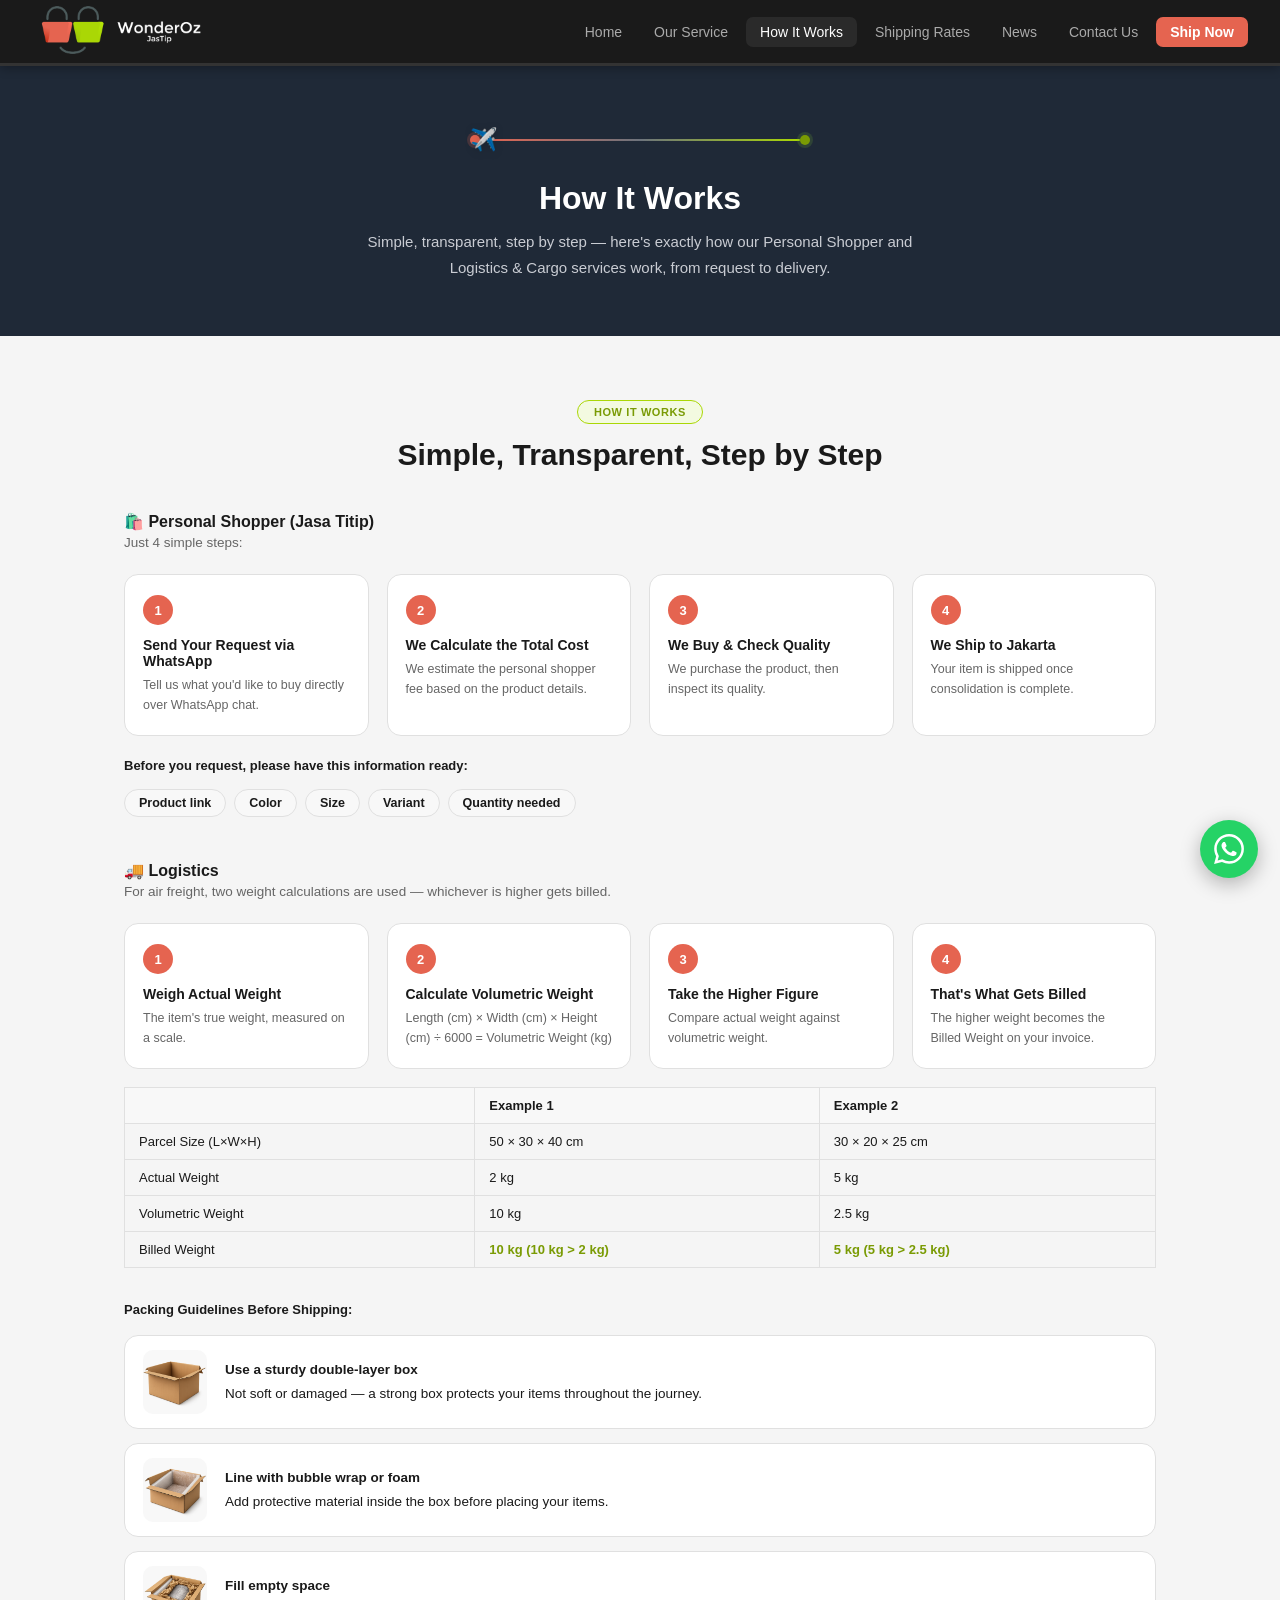
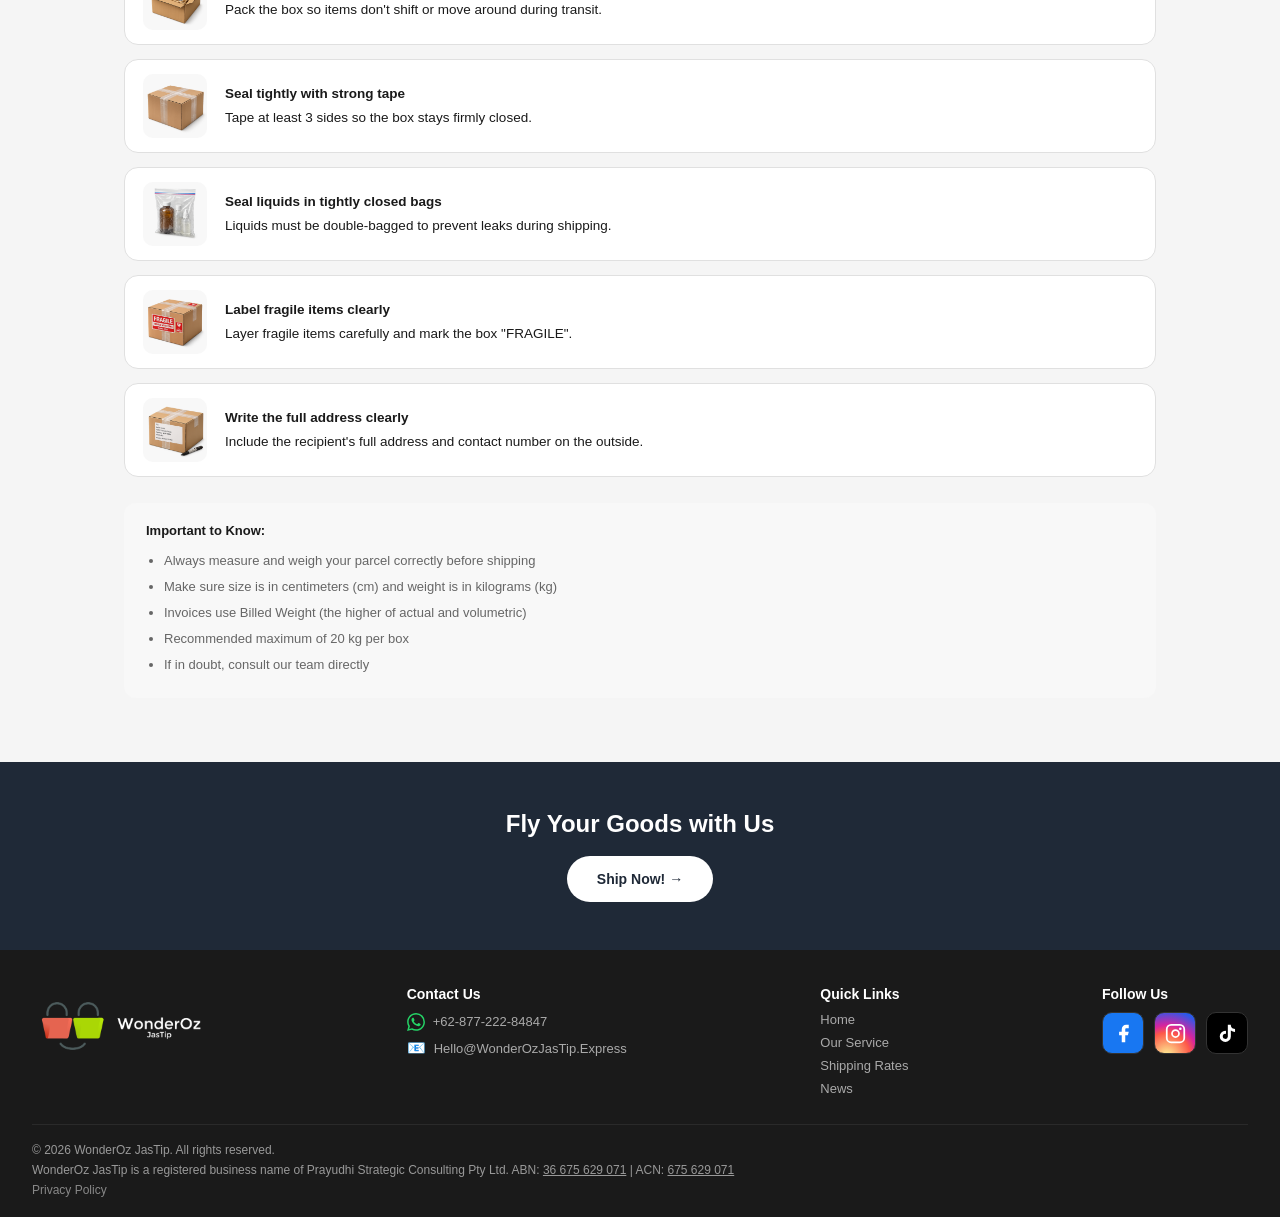
<file: how-it-works.html>
<!DOCTYPE html>
<html lang="en">
<head>
<meta charset="UTF-8">
<meta name="viewport" content="width=device-width, initial-scale=1.0">
<title>How It Works — WonderOz JasTip</title>
<meta name="description" content="See the simple, transparent step-by-step process for WonderOz JasTip's Personal Shopper and Logistics & Cargo services, plus packing guidelines before shipping.">
<link rel="icon" href="logo.png">
<link rel="stylesheet" href="style.css?v=3.4">
</head>
<body>

<!-- HEADER -->
<header>
  <div class="nav-logo">
    <a href="index.html">
      <img src="logo.png" alt="WonderOz JasTip Logo" style="height:80px;width:auto;">
    </a>
  </div>
  <nav id="mainNav">
    <a href="index.html">Home</a>
    <a href="our-service.html">Our Service</a>
    <a href="how-it-works.html" class="active">How It Works</a>
    <a href="shipping-rates.html">Shipping Rates</a>
    <a href="news.html">News</a>
    <a href="index.html#footer-section">Contact Us</a>
    <a href="ship-form.html" class="nav-cta">Ship Now</a>
  </nav>
  <button class="nav-hamburger" id="navHamburger" onclick="toggleMobileNav()" aria-label="Menu">
    <span></span><span></span><span></span>
  </button>
</header>

<!-- HERO -->
<div class="service-hero">
  <div class="plane-track service-plane-track" aria-hidden="true">
    <div class="plane-dot dot-au"></div>
    <div class="flight-path-line"></div>
    <div class="plane-emoji">✈️</div>
    <div class="plane-dot dot-id"></div>
  </div>
  <h1>How It Works</h1>
  <p>Simple, transparent, step by step — here's exactly how our Personal Shopper and Logistics &amp; Cargo services work, from request to delivery.</p>
</div>

<!-- HOW IT WORKS -->
<div class="section-wrap">
  <div class="section-heading">
    <span class="eyebrow">How It Works</span>
    <h2>Simple, Transparent, Step by Step</h2>
  </div>

  <h3 style="font-size:16px;font-weight:700;margin-bottom:4px;">🛍️ Personal Shopper (Jasa Titip)</h3>
  <p style="font-size:13.5px;color:var(--muted);margin-bottom:6px;">Just 4 simple steps:</p>
  <div class="steps-row">
    <div class="step-card"><div class="step-num">1</div><h4>Send Your Request via WhatsApp</h4><p>Tell us what you'd like to buy directly over WhatsApp chat.</p></div>
    <div class="step-card"><div class="step-num">2</div><h4>We Calculate the Total Cost</h4><p>We estimate the personal shopper fee based on the product details.</p></div>
    <div class="step-card"><div class="step-num">3</div><h4>We Buy &amp; Check Quality</h4><p>We purchase the product, then inspect its quality.</p></div>
    <div class="step-card"><div class="step-num">4</div><h4>We Ship to Jakarta</h4><p>Your item is shipped once consolidation is complete.</p></div>
  </div>
  <p style="font-size:13px;font-weight:600;margin-top:22px;margin-bottom:6px;">Before you request, please have this information ready:</p>
  <div class="prep-list">
    <span class="prep-chip">Product link</span>
    <span class="prep-chip">Color</span>
    <span class="prep-chip">Size</span>
    <span class="prep-chip">Variant</span>
    <span class="prep-chip">Quantity needed</span>
  </div>

  <h3 style="font-size:16px;font-weight:700;margin:44px 0 4px;">🚚 Logistics</h3>
  <p style="font-size:13.5px;color:var(--muted);margin-bottom:6px;">For air freight, two weight calculations are used — whichever is higher gets billed.</p>
  <div class="steps-row">
    <div class="step-card"><div class="step-num">1</div><h4>Weigh Actual Weight</h4><p>The item's true weight, measured on a scale.</p></div>
    <div class="step-card"><div class="step-num">2</div><h4>Calculate Volumetric Weight</h4><p>Length (cm) × Width (cm) × Height (cm) ÷ 6000 = Volumetric Weight (kg)</p></div>
    <div class="step-card"><div class="step-num">3</div><h4>Take the Higher Figure</h4><p>Compare actual weight against volumetric weight.</p></div>
    <div class="step-card"><div class="step-num">4</div><h4>That's What Gets Billed</h4><p>The higher weight becomes the Billed Weight on your invoice.</p></div>
  </div>

  <table class="compare-table">
    <thead><tr><th></th><th>Example 1</th><th>Example 2</th></tr></thead>
    <tbody>
      <tr><td>Parcel Size (L×W×H)</td><td>50 × 30 × 40 cm</td><td>30 × 20 × 25 cm</td></tr>
      <tr><td>Actual Weight</td><td>2 kg</td><td>5 kg</td></tr>
      <tr><td>Volumetric Weight</td><td>10 kg</td><td>2.5 kg</td></tr>
      <tr><td>Billed Weight</td><td class="billed">10 kg (10 kg &gt; 2 kg)</td><td class="billed">5 kg (5 kg &gt; 2.5 kg)</td></tr>
    </tbody>
  </table>

  <!-- PACKING GUIDELINES — vertical list, one row per guideline with an example illustration -->
  <!-- TODO: swap the SVG illustrations below for real example photos once supplied, e.g.
       assets/images/packing-01.jpg ... packing-07.jpg -->
  <p style="font-size:13px;font-weight:600;margin-top:34px;margin-bottom:6px;">Packing Guidelines Before Shipping:</p>
  <div class="packing-list-vertical">

    <div class="packing-row">
      <div class="packing-illustration">
        <img src="assets/packing-guidelines-before-shipping/step-1-use-a-sturdy-double-layer-box.png" loading="lazy" alt="Packing step illustration">
      </div>
      <div class="packing-text"><b>Use a sturdy double-layer box</b>Not soft or damaged — a strong box protects your items throughout the journey.</div>
    </div>

    <div class="packing-row">
      <div class="packing-illustration">
        <img src="assets/packing-guidelines-before-shipping/step-2-line-with-bubble-wrap-or-foam.png" loading="lazy" alt="Packing step illustration">
      </div>
      <div class="packing-text"><b>Line with bubble wrap or foam</b>Add protective material inside the box before placing your items.</div>
    </div>

    <div class="packing-row">
      <div class="packing-illustration">
        <img src="assets/packing-guidelines-before-shipping/step-3-fill-empty-space.png" loading="lazy" alt="Packing step illustration">
      </div>
      <div class="packing-text"><b>Fill empty space</b>Pack the box so items don't shift or move around during transit.</div>
    </div>

    <div class="packing-row">
      <div class="packing-illustration">
        <img src="assets/packing-guidelines-before-shipping/step-4-seal-tightly-with-strong-tape.png" loading="lazy" alt="Packing step illustration">
      </div>
      <div class="packing-text"><b>Seal tightly with strong tape</b>Tape at least 3 sides so the box stays firmly closed.</div>
    </div>

    <div class="packing-row">
      <div class="packing-illustration">
        <img src="assets/packing-guidelines-before-shipping/step-5-seal-liquids-in-tightly-closed-bags.png" loading="lazy" alt="Packing step illustration">
      </div>
      <div class="packing-text"><b>Seal liquids in tightly closed bags</b>Liquids must be double-bagged to prevent leaks during shipping.</div>
    </div>

    <div class="packing-row">
      <div class="packing-illustration">
        <img src="assets/packing-guidelines-before-shipping/step-6-label-fragile-items-clearly.png" loading="lazy" alt="Packing step illustration">
      </div>
      <div class="packing-text"><b>Label fragile items clearly</b>Layer fragile items carefully and mark the box "FRAGILE".</div>
    </div>

    <div class="packing-row">
      <div class="packing-illustration">
        <img src="assets/packing-guidelines-before-shipping/step-7-write-the-full-address-clearly.png" loading="lazy" alt="Packing step illustration">
      </div>
      <div class="packing-text"><b>Write the full address clearly</b>Include the recipient's full address and contact number on the outside.</div>
    </div>

  </div>

  <div style="background:var(--gray-bg);border-radius:12px;padding:20px 22px;margin-top:26px;">
    <p style="font-size:13px;font-weight:700;margin-bottom:10px;">Important to Know:</p>
    <ul style="font-size:13px;color:var(--muted);line-height:2;padding-left:18px;">
      <li>Always measure and weigh your parcel correctly before shipping</li>
      <li>Make sure size is in centimeters (cm) and weight is in kilograms (kg)</li>
      <li>Invoices use Billed Weight (the higher of actual and volumetric)</li>
      <li>Recommended maximum of 20 kg per box</li>
      <li>If in doubt, consult our team directly</li>
    </ul>
  </div>
</div>

<!-- FOOTER CTA -->
<div class="footer-cta-strip">
  <h2>Fly Your Goods with Us</h2>
  <a href="ship-form.html" class="btn-pill pill-white">Ship Now! →</a>
</div>

<!-- FOOTER -->
<footer id="footer-section">
  <div class="footer-inner">
    <div class="footer-top">
      <div class="footer-col">
        <a href="index.html" style="display:inline-block;line-height:0;">
          <img src="logo.png" alt="WonderOz JasTip" style="height:80px;width:auto;margin-bottom:10px;display:block;">
        </a>
      </div>
      <div class="footer-col">
        <h4>Contact Us</h4>
        <div class="footer-contact-list">
          <a href="https://wa.me/6287722284847" target="_blank" class="footer-contact-link">
            <span class="footer-contact-icon"><svg xmlns="http://www.w3.org/2000/svg" viewBox="0 0 24 24" width="18" height="18" fill="#25D366" style="vertical-align:middle;"><path d="M17.472 14.382c-.297-.149-1.758-.867-2.03-.967-.273-.099-.471-.148-.67.15-.197.297-.767.966-.94 1.164-.173.199-.347.223-.644.075-.297-.15-1.255-.463-2.39-1.475-.883-.788-1.48-1.761-1.653-2.059-.173-.297-.018-.458.13-.606.134-.133.298-.347.446-.52.149-.174.198-.298.298-.497.099-.198.05-.371-.025-.52-.075-.149-.669-1.612-.916-2.207-.242-.579-.487-.5-.669-.51-.173-.008-.371-.01-.57-.01-.198 0-.52.074-.792.372-.272.297-1.04 1.016-1.04 2.479 0 1.462 1.065 2.875 1.213 3.074.149.198 2.096 3.2 5.077 4.487.709.306 1.262.489 1.694.625.712.227 1.36.195 1.871.118.571-.085 1.758-.719 2.006-1.413.248-.694.248-1.289.173-1.413-.074-.124-.272-.198-.57-.347m-5.421 7.403h-.004a9.87 9.87 0 01-5.031-1.378l-.361-.214-3.741.982.998-3.648-.235-.374a9.86 9.86 0 01-1.51-5.26c.001-5.45 4.436-9.884 9.888-9.884 2.64 0 5.122 1.03 6.988 2.898a9.825 9.825 0 012.893 6.994c-.003 5.45-4.437 9.884-9.885 9.884m8.413-18.297A11.815 11.815 0 0012.05 0C5.495 0 .16 5.335.157 11.892c0 2.096.547 4.142 1.588 5.945L.057 24l6.305-1.654a11.882 11.882 0 005.683 1.448h.005c6.554 0 11.89-5.335 11.893-11.893a11.821 11.821 0 00-3.48-8.413z"/></svg></span>
            <span>+62-877-222-84847</span>
          </a>
          <a href="mailto:Hello@WonderOzJasTip.Express" class="footer-contact-link">
            <span class="footer-contact-icon">📧</span>
            <span>Hello@WonderOzJasTip.Express</span>
          </a>
        </div>
      </div>
      <div class="footer-col">
        <h4>Quick Links</h4>
        <div class="footer-contact-list">
          <a href="index.html" class="footer-contact-link">Home</a>
          <a href="our-service.html" class="footer-contact-link">Our Service</a>
          <a href="shipping-rates.html" class="footer-contact-link">Shipping Rates</a>
          <a href="news.html" class="footer-contact-link">News</a>
        </div>
      </div>
      <div class="footer-col">
        <h4>Follow Us</h4>
        <div class="social-row">
          <a href="https://www.facebook.com/profile.php?id=61581247740932" target="_blank" class="social-btn s-fb" title="Facebook">
            <svg viewBox="0 0 24 24"><path d="M18 2h-3a5 5 0 00-5 5v3H7v4h3v8h4v-8h3l1-4h-4V7a1 1 0 011-1h3z"/></svg>
          </a>
          <a href="https://www.instagram.com/wonderoz.jastip" target="_blank" class="social-btn s-ig" title="Instagram">
            <svg viewBox="0 0 24 24"><rect x="2" y="2" width="20" height="20" rx="5" fill="none" stroke="#fff" stroke-width="2"/><circle cx="12" cy="12" r="4" fill="none" stroke="#fff" stroke-width="2"/><circle cx="17.5" cy="6.5" r="1.5" fill="#fff"/></svg>
          </a>
          <a href="http://www.tiktok.com/@WonderOz.JasTip" target="_blank" class="social-btn s-tt" title="TikTok">
            <svg viewBox="0 0 24 24"><path d="M19.59 6.69a4.83 4.83 0 01-3.77-4.25V2h-3.45v13.67a2.89 2.89 0 01-2.88 2.5 2.89 2.89 0 01-2.89-2.89 2.89 2.89 0 012.89-2.89c.28 0 .54.04.79.1V9.01a6.33 6.33 0 00-.79-.05 6.34 6.34 0 00-6.34 6.34 6.34 6.34 0 006.34 6.34 6.34 6.34 0 006.33-6.34V8.69a8.19 8.19 0 004.79 1.52V6.76a4.85 4.85 0 01-1.02-.07z"/></svg>
          </a>
        </div>
      </div>
    </div>
    <div class="footer-bottom">
      <span>© 2026 WonderOz JasTip. All rights reserved.</span>
      <span>WonderOz JasTip is a registered business name of Prayudhi Strategic Consulting Pty Ltd. <br class="footer-legal-break">ABN: <a href="https://abr.business.gov.au/ABN/View?abn=36675629071" target="_blank" rel="noopener" style="color:inherit;text-decoration:underline;">36 675 629 071</a> | ACN: <a href="https://connectonline.asic.gov.au/RegistrySearch/faces/landing/bySearchId.jspx?searchIdType=BUSN&searchId=694757036" target="_blank" rel="noopener" style="color:inherit;text-decoration:underline;">675 629 071</a></span>
      <span><a href="privacy-policy.html">Privacy Policy</a></span>
    </div>
  </div>
</footer>

<!-- FLOATING WHATSAPP BUTTON (sticky, all pages) -->
<a href="https://wa.me/6287722284847?text=Hi%20WonderOz%20JasTip." target="_blank" rel="noopener" class="whatsapp-fab" aria-label="Chat on WhatsApp">
  <svg xmlns="http://www.w3.org/2000/svg" viewBox="0 0 24 24"><path d="M17.472 14.382c-.297-.149-1.758-.867-2.03-.967-.273-.099-.471-.148-.67.15-.197.297-.767.966-.94 1.164-.173.199-.347.223-.644.075-.297-.15-1.255-.463-2.39-1.475-.883-.788-1.48-1.761-1.653-2.059-.173-.297-.018-.458.13-.606.134-.133.298-.347.446-.52.149-.174.198-.298.298-.497.099-.198.05-.371-.025-.52-.075-.149-.669-1.612-.916-2.207-.242-.579-.487-.5-.669-.51-.173-.008-.371-.01-.57-.01-.198 0-.52.074-.792.372-.272.297-1.04 1.016-1.04 2.479 0 1.462 1.065 2.875 1.213 3.074.149.198 2.096 3.2 5.077 4.487.709.306 1.262.489 1.694.625.712.227 1.36.195 1.871.118.571-.085 1.758-.719 2.006-1.413.248-.694.248-1.289.173-1.413-.074-.124-.272-.198-.57-.347m-5.421 7.403h-.004a9.87 9.87 0 01-5.031-1.378l-.361-.214-3.741.982.998-3.648-.235-.374a9.86 9.86 0 01-1.51-5.26c.001-5.45 4.436-9.884 9.888-9.884 2.64 0 5.122 1.03 6.988 2.898a9.825 9.825 0 012.893 6.994c-.003 5.45-4.437 9.884-9.885 9.884m8.413-18.297A11.815 11.815 0 0012.05 0C5.495 0 .16 5.335.157 11.892c0 2.096.547 4.142 1.588 5.945L.057 24l6.305-1.654a11.882 11.882 0 005.683 1.448h.005c6.554 0 11.89-5.335 11.893-11.893a11.821 11.821 0 00-3.48-8.413z"/></svg>
</a>

<script>
function toggleMobileNav() {
  const nav = document.getElementById('mainNav');
  const btn = document.getElementById('navHamburger');
  nav.classList.toggle('mobile-open');
  btn.classList.toggle('open');
}
document.getElementById('mainNav').querySelectorAll('a').forEach(a => {
  a.addEventListener('click', () => {
    document.getElementById('mainNav').classList.remove('mobile-open');
    document.getElementById('navHamburger').classList.remove('open');
  });
});
</script>

</body>
</html>
</file>
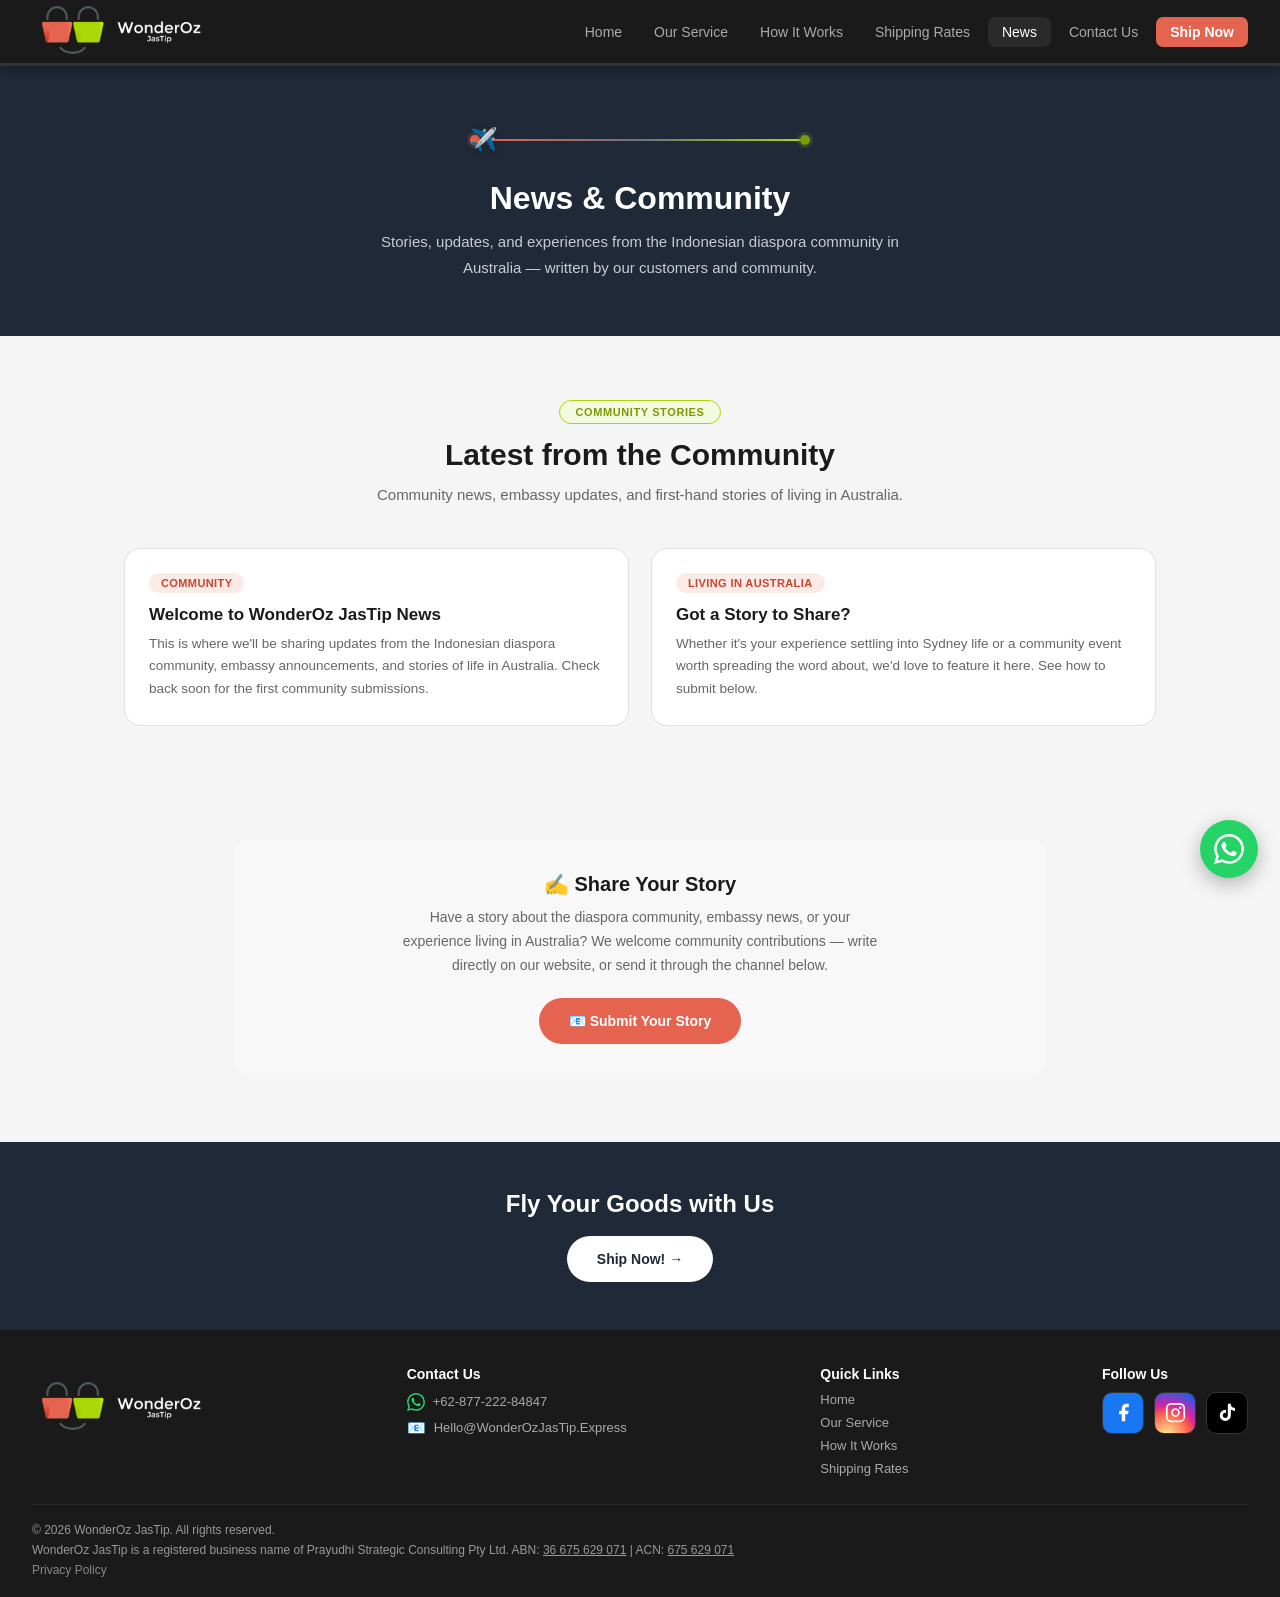
<file: news.html>
<!DOCTYPE html>
<html lang="en">
<head>
<meta charset="UTF-8">
<meta name="viewport" content="width=device-width, initial-scale=1.0">
<title>News &amp; Community — WonderOz JasTip</title>
<meta name="description" content="News and stories from the Indonesian diaspora community in Australia, shared through WonderOz JasTip.">
<link rel="icon" href="logo.png">
<link rel="stylesheet" href="style.css?v=3.4">
</head>
<body>

<!-- HEADER -->
<header>
  <div class="nav-logo">
    <a href="index.html">
      <img src="logo.png" alt="WonderOz JasTip Logo" style="height:80px;width:auto;">
    </a>
  </div>
  <nav id="mainNav">
    <a href="index.html">Home</a>
    <a href="our-service.html">Our Service</a>
    <a href="how-it-works.html">How It Works</a>
    <a href="shipping-rates.html">Shipping Rates</a>
    <a href="news.html" class="active">News</a>
    <a href="index.html#footer-section">Contact Us</a>
    <a href="ship-form.html" class="nav-cta">Ship Now</a>
  </nav>
  <button class="nav-hamburger" id="navHamburger" onclick="toggleMobileNav()" aria-label="Menu">
    <span></span><span></span><span></span>
  </button>
</header>

<!-- SERVICE HERO -->
<div class="service-hero">
  <div class="plane-track service-plane-track" aria-hidden="true">
    <div class="plane-dot dot-au"></div>
    <div class="flight-path-line"></div>
    <div class="plane-emoji">✈️</div>
    <div class="plane-dot dot-id"></div>
  </div>
  <h1>News &amp; Community</h1>
  <p>Stories, updates, and experiences from the Indonesian diaspora community in Australia — written by our customers and community.</p>
</div>

<!-- ARTICLE GRID -->
<div class="section-wrap">
  <div class="section-heading">
    <span class="eyebrow">Community Stories</span>
    <h2>Latest from the Community</h2>
    <p>Community news, embassy updates, and first-hand stories of living in Australia.</p>
  </div>
  <!-- TODO: replace these placeholder cards with real published community articles -->
  <div class="news-grid">
    <div class="news-card">
      <span class="news-tag">Community</span>
      <h3>Welcome to WonderOz JasTip News</h3>
      <p>This is where we'll be sharing updates from the Indonesian diaspora community, embassy announcements, and stories of life in Australia. Check back soon for the first community submissions.</p>
    </div>
    <div class="news-card">
      <span class="news-tag">Living in Australia</span>
      <h3>Got a Story to Share?</h3>
      <p>Whether it's your experience settling into Sydney life or a community event worth spreading the word about, we'd love to feature it here. See how to submit below.</p>
    </div>
  </div>
</div>

<!-- SUBMIT YOUR STORY -->
<div class="section-wrap narrow" style="padding-top:0;">
  <div class="news-submit-card">
    <h3>✍️ Share Your Story</h3>
    <p>Have a story about the diaspora community, embassy news, or your experience living in Australia? We welcome community contributions — write directly on our website, or send it through the channel below.</p>
    <!-- TODO: confirm a dedicated inbox for community submissions and the moderation/review process before publishing; currently pointing to the general contact email -->
    <a href="mailto:Hello@WonderOzJasTip.Express?subject=Community%20Story%20Submission" class="btn-pill" style="background:var(--red);color:#fff;">📧 Submit Your Story</a>
  </div>
</div>

<!-- FOOTER CTA -->
<div class="footer-cta-strip">
  <h2>Fly Your Goods with Us</h2>
  <a href="ship-form.html" class="btn-pill pill-white">Ship Now! →</a>
</div>

<!-- FOOTER -->
<footer id="footer-section">
  <div class="footer-inner">
    <div class="footer-top">
      <div class="footer-col">
        <a href="index.html" style="display:inline-block;line-height:0;">
          <img src="logo.png" alt="WonderOz JasTip" style="height:80px;width:auto;margin-bottom:10px;display:block;">
        </a>
      </div>
      <div class="footer-col">
        <h4>Contact Us</h4>
        <div class="footer-contact-list">
          <a href="https://wa.me/6287722284847" target="_blank" class="footer-contact-link">
            <span class="footer-contact-icon"><svg xmlns="http://www.w3.org/2000/svg" viewBox="0 0 24 24" width="18" height="18" fill="#25D366" style="vertical-align:middle;"><path d="M17.472 14.382c-.297-.149-1.758-.867-2.03-.967-.273-.099-.471-.148-.67.15-.197.297-.767.966-.94 1.164-.173.199-.347.223-.644.075-.297-.15-1.255-.463-2.39-1.475-.883-.788-1.48-1.761-1.653-2.059-.173-.297-.018-.458.13-.606.134-.133.298-.347.446-.52.149-.174.198-.298.298-.497.099-.198.05-.371-.025-.52-.075-.149-.669-1.612-.916-2.207-.242-.579-.487-.5-.669-.51-.173-.008-.371-.01-.57-.01-.198 0-.52.074-.792.372-.272.297-1.04 1.016-1.04 2.479 0 1.462 1.065 2.875 1.213 3.074.149.198 2.096 3.2 5.077 4.487.709.306 1.262.489 1.694.625.712.227 1.36.195 1.871.118.571-.085 1.758-.719 2.006-1.413.248-.694.248-1.289.173-1.413-.074-.124-.272-.198-.57-.347m-5.421 7.403h-.004a9.87 9.87 0 01-5.031-1.378l-.361-.214-3.741.982.998-3.648-.235-.374a9.86 9.86 0 01-1.51-5.26c.001-5.45 4.436-9.884 9.888-9.884 2.64 0 5.122 1.03 6.988 2.898a9.825 9.825 0 012.893 6.994c-.003 5.45-4.437 9.884-9.885 9.884m8.413-18.297A11.815 11.815 0 0012.05 0C5.495 0 .16 5.335.157 11.892c0 2.096.547 4.142 1.588 5.945L.057 24l6.305-1.654a11.882 11.882 0 005.683 1.448h.005c6.554 0 11.89-5.335 11.893-11.893a11.821 11.821 0 00-3.48-8.413z"/></svg></span>
            <span>+62-877-222-84847</span>
          </a>
          <a href="mailto:Hello@WonderOzJasTip.Express" class="footer-contact-link">
            <span class="footer-contact-icon">📧</span>
            <span>Hello@WonderOzJasTip.Express</span>
          </a>
        </div>
      </div>
      <div class="footer-col">
        <h4>Quick Links</h4>
        <div class="footer-contact-list">
          <a href="index.html" class="footer-contact-link">Home</a>
          <a href="our-service.html" class="footer-contact-link">Our Service</a>
          <a href="how-it-works.html" class="footer-contact-link">How It Works</a>
          <a href="shipping-rates.html" class="footer-contact-link">Shipping Rates</a>
        </div>
      </div>
      <div class="footer-col">
        <h4>Follow Us</h4>
        <div class="social-row">
          <a href="https://www.facebook.com/profile.php?id=61581247740932" target="_blank" class="social-btn s-fb" title="Facebook">
            <svg viewBox="0 0 24 24"><path d="M18 2h-3a5 5 0 00-5 5v3H7v4h3v8h4v-8h3l1-4h-4V7a1 1 0 011-1h3z"/></svg>
          </a>
          <a href="https://www.instagram.com/wonderoz.jastip" target="_blank" class="social-btn s-ig" title="Instagram">
            <svg viewBox="0 0 24 24"><rect x="2" y="2" width="20" height="20" rx="5" fill="none" stroke="#fff" stroke-width="2"/><circle cx="12" cy="12" r="4" fill="none" stroke="#fff" stroke-width="2"/><circle cx="17.5" cy="6.5" r="1.5" fill="#fff"/></svg>
          </a>
          <a href="http://www.tiktok.com/@WonderOz.JasTip" target="_blank" class="social-btn s-tt" title="TikTok">
            <svg viewBox="0 0 24 24"><path d="M19.59 6.69a4.83 4.83 0 01-3.77-4.25V2h-3.45v13.67a2.89 2.89 0 01-2.88 2.5 2.89 2.89 0 01-2.89-2.89 2.89 2.89 0 012.89-2.89c.28 0 .54.04.79.1V9.01a6.33 6.33 0 00-.79-.05 6.34 6.34 0 00-6.34 6.34 6.34 6.34 0 006.34 6.34 6.34 6.34 0 006.33-6.34V8.69a8.19 8.19 0 004.79 1.52V6.76a4.85 4.85 0 01-1.02-.07z"/></svg>
          </a>
        </div>
      </div>
    </div>
    <div class="footer-bottom">
      <span>© 2026 WonderOz JasTip. All rights reserved.</span>
      <span>WonderOz JasTip is a registered business name of Prayudhi Strategic Consulting Pty Ltd. <br class="footer-legal-break">ABN: <a href="https://abr.business.gov.au/ABN/View?abn=36675629071" target="_blank" rel="noopener" style="color:inherit;text-decoration:underline;">36 675 629 071</a> | ACN: <a href="https://connectonline.asic.gov.au/RegistrySearch/faces/landing/bySearchId.jspx?searchIdType=BUSN&searchId=694757036" target="_blank" rel="noopener" style="color:inherit;text-decoration:underline;">675 629 071</a></span>
      <span><a href="privacy-policy.html">Privacy Policy</a></span>
    </div>
  </div>
</footer>

<!-- FLOATING WHATSAPP BUTTON (sticky, all pages) -->
<a href="https://wa.me/6287722284847?text=Hi%20WonderOz%20JasTip." target="_blank" rel="noopener" class="whatsapp-fab" aria-label="Chat on WhatsApp">
  <svg xmlns="http://www.w3.org/2000/svg" viewBox="0 0 24 24"><path d="M17.472 14.382c-.297-.149-1.758-.867-2.03-.967-.273-.099-.471-.148-.67.15-.197.297-.767.966-.94 1.164-.173.199-.347.223-.644.075-.297-.15-1.255-.463-2.39-1.475-.883-.788-1.48-1.761-1.653-2.059-.173-.297-.018-.458.13-.606.134-.133.298-.347.446-.52.149-.174.198-.298.298-.497.099-.198.05-.371-.025-.52-.075-.149-.669-1.612-.916-2.207-.242-.579-.487-.5-.669-.51-.173-.008-.371-.01-.57-.01-.198 0-.52.074-.792.372-.272.297-1.04 1.016-1.04 2.479 0 1.462 1.065 2.875 1.213 3.074.149.198 2.096 3.2 5.077 4.487.709.306 1.262.489 1.694.625.712.227 1.36.195 1.871.118.571-.085 1.758-.719 2.006-1.413.248-.694.248-1.289.173-1.413-.074-.124-.272-.198-.57-.347m-5.421 7.403h-.004a9.87 9.87 0 01-5.031-1.378l-.361-.214-3.741.982.998-3.648-.235-.374a9.86 9.86 0 01-1.51-5.26c.001-5.45 4.436-9.884 9.888-9.884 2.64 0 5.122 1.03 6.988 2.898a9.825 9.825 0 012.893 6.994c-.003 5.45-4.437 9.884-9.885 9.884m8.413-18.297A11.815 11.815 0 0012.05 0C5.495 0 .16 5.335.157 11.892c0 2.096.547 4.142 1.588 5.945L.057 24l6.305-1.654a11.882 11.882 0 005.683 1.448h.005c6.554 0 11.89-5.335 11.893-11.893a11.821 11.821 0 00-3.48-8.413z"/></svg>
</a>

<script>
function toggleMobileNav() {
  const nav = document.getElementById('mainNav');
  const btn = document.getElementById('navHamburger');
  nav.classList.toggle('mobile-open');
  btn.classList.toggle('open');
}
document.getElementById('mainNav').querySelectorAll('a').forEach(a => {
  a.addEventListener('click', () => {
    document.getElementById('mainNav').classList.remove('mobile-open');
    document.getElementById('navHamburger').classList.remove('open');
  });
});
</script>

</body>
</html>
</file>
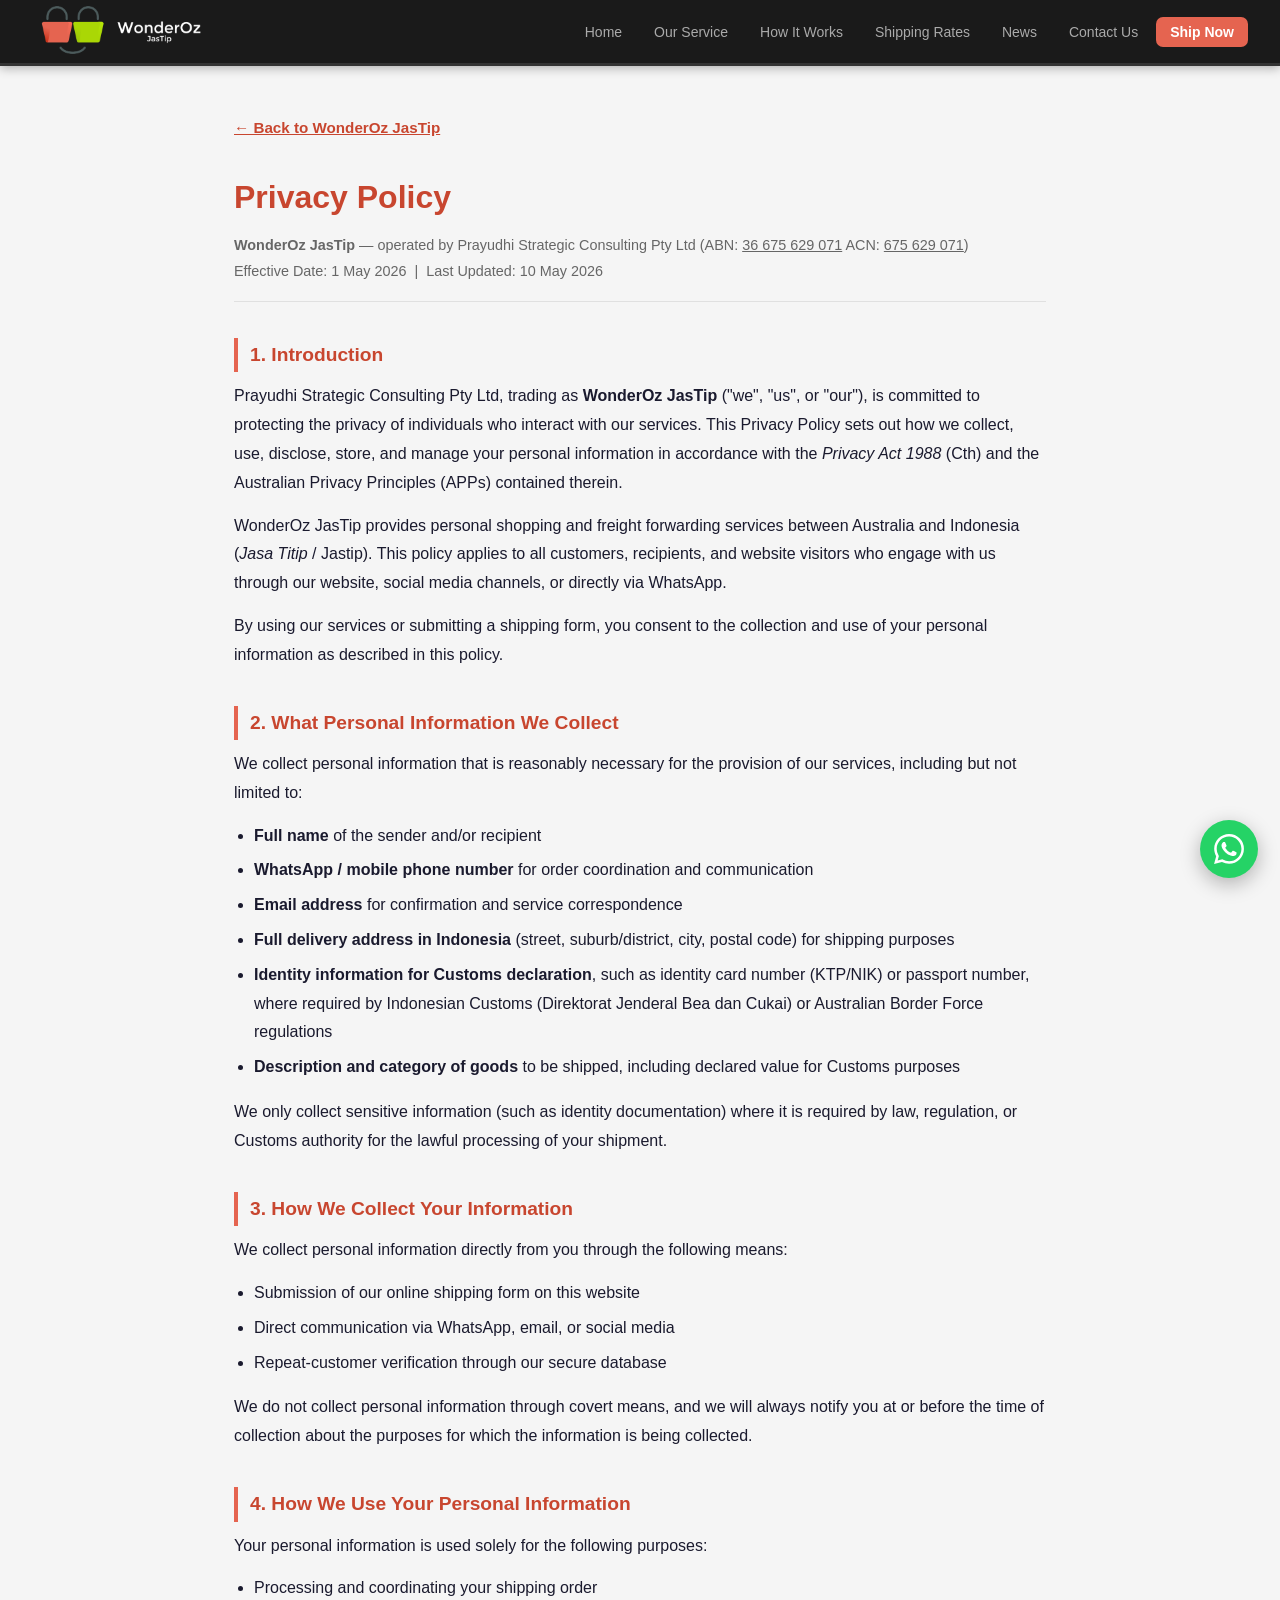
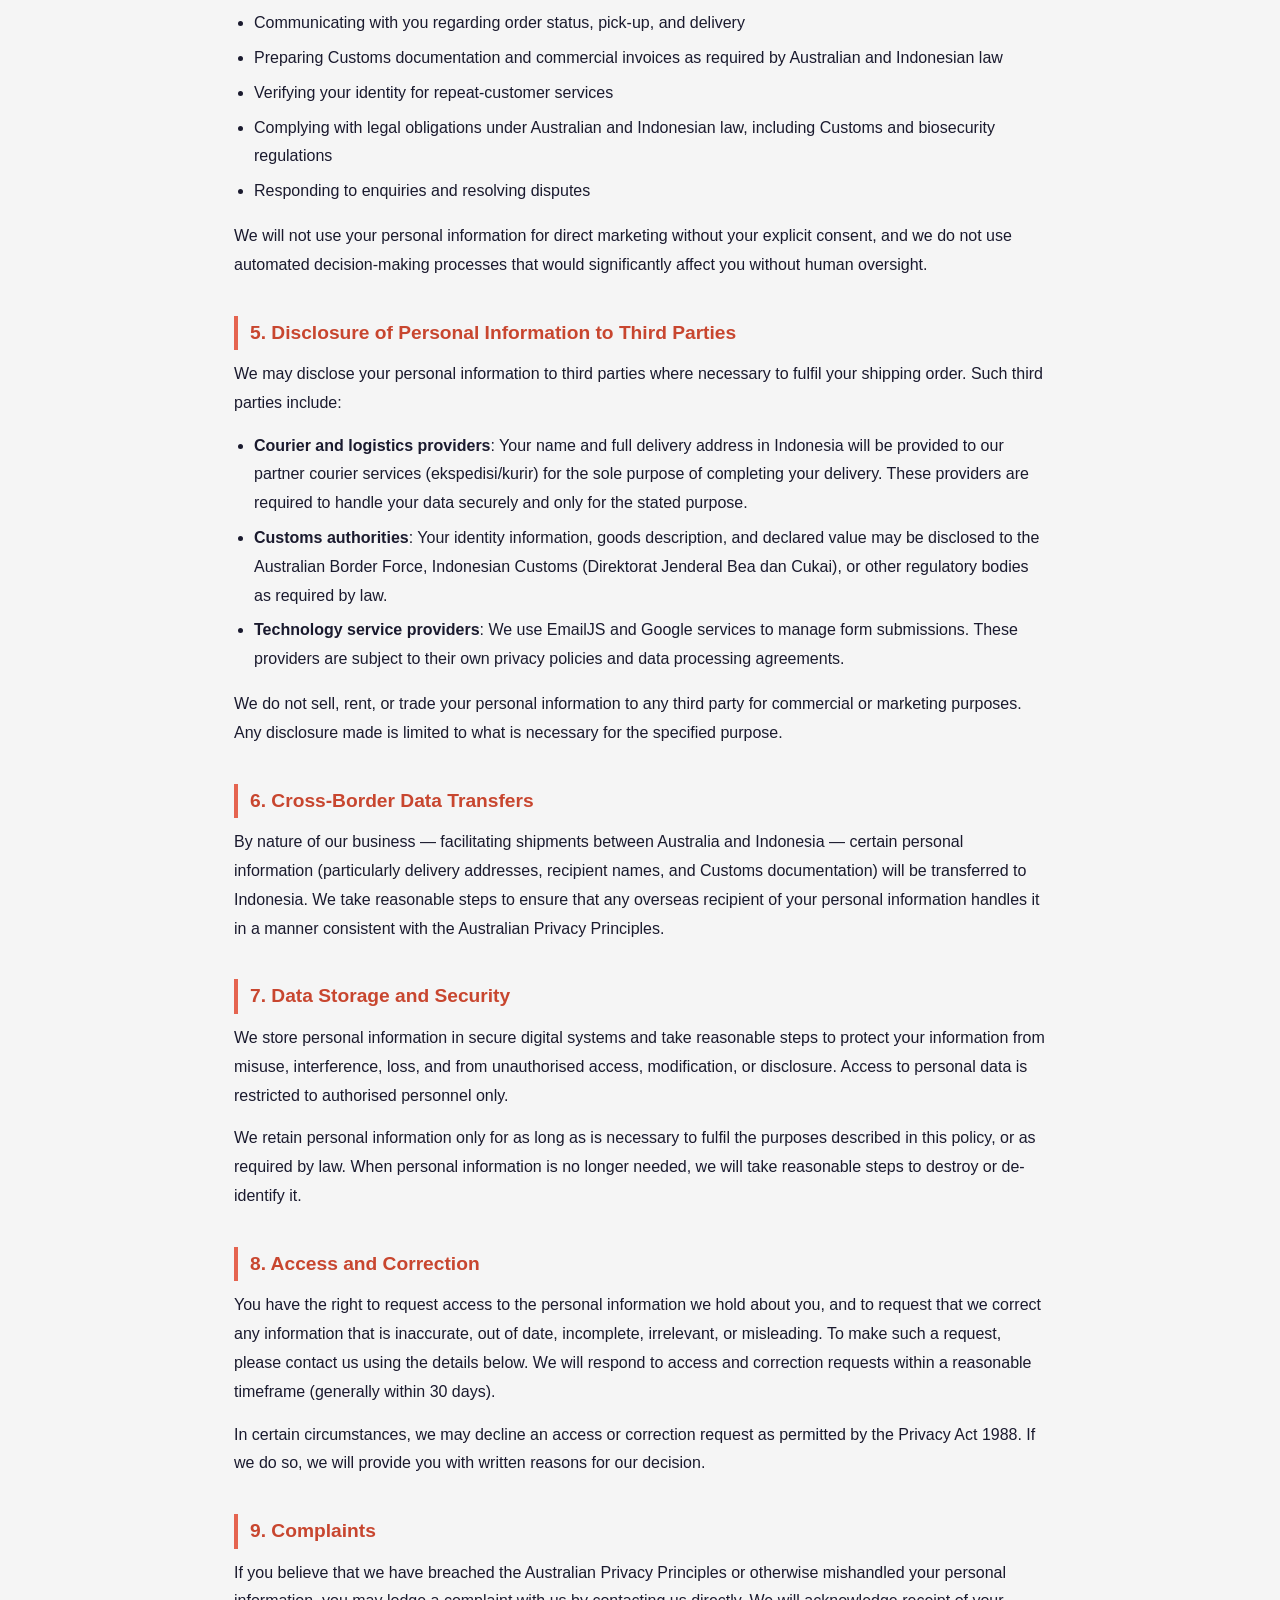
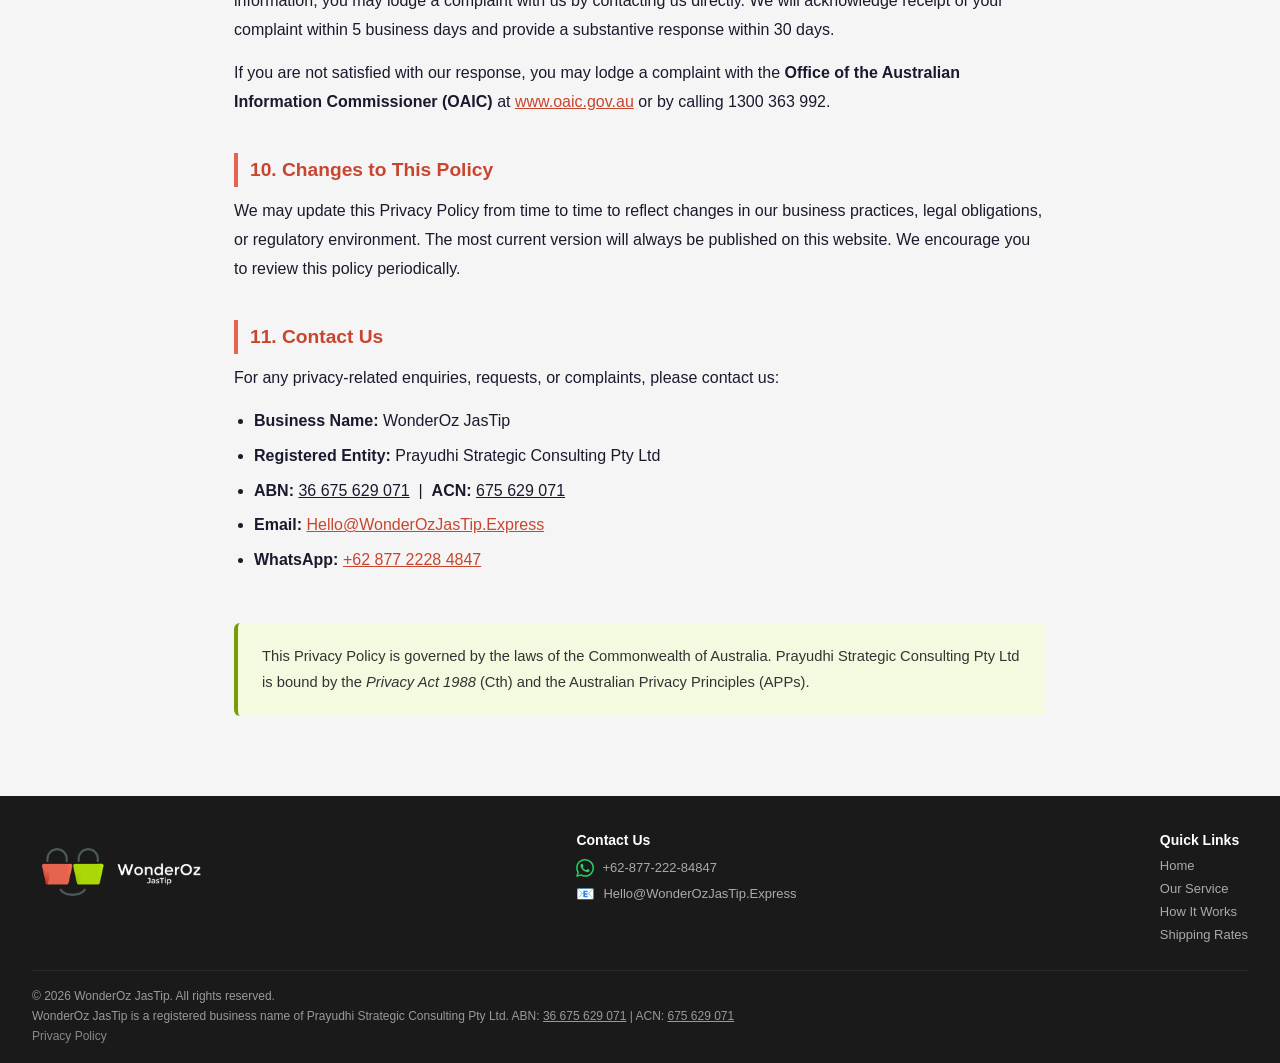
<file: privacy-policy.html>
<!DOCTYPE html>
<html lang="en" id="htmlRoot">
<head>
<meta charset="UTF-8">
<meta name="viewport" content="width=device-width, initial-scale=1.0">
<title>Privacy Policy — WonderOz JasTip</title>
<link rel="icon" href="logo.png">
<link rel="stylesheet" href="style.css?v=3.4">
<style>
  .policy-wrapper {
    max-width: 860px;
    margin: 0 auto;
    padding: 48px 24px 80px;
    color: #1a1a2e;
    font-family: 'Segoe UI', sans-serif;
    line-height: 1.8;
  }
  .policy-section { display: block; }
  .policy-wrapper h1 {
    font-size: 2rem;
    font-weight: 800;
    color: #C8462F;
    margin-bottom: 6px;
  }
  .policy-meta {
    font-size: 0.9rem;
    color: #666;
    margin-bottom: 36px;
    border-bottom: 1px solid #e0e0e0;
    padding-bottom: 16px;
  }
  .policy-wrapper h2 {
    font-size: 1.2rem;
    font-weight: 700;
    color: #C8462F;
    margin-top: 36px;
    margin-bottom: 10px;
    padding-left: 12px;
    border-left: 4px solid #E56450;
  }
  .policy-wrapper p { margin-bottom: 14px; }
  .policy-wrapper ul {
    margin: 8px 0 16px 20px;
    padding: 0;
  }
  .policy-wrapper ul li { margin-bottom: 6px; }
  .policy-wrapper a { color: #C8462F; text-decoration: underline; }
  .policy-footer-note {
    margin-top: 48px;
    padding: 20px 24px;
    background: #F3FAE0;
    border-left: 4px solid #7A9B04;
    border-radius: 6px;
    font-size: 0.92rem;
    color: #333;
  }
  .back-link {
    display: inline-block;
    margin-bottom: 28px;
    color: #C8462F;
    font-weight: 600;
    text-decoration: none;
    font-size: 0.95rem;
  }
  .back-link:hover { text-decoration: underline; }
  header { position: relative; }
</style>
</head>
<body>

<!-- HEADER -->
<header>
  <div class="nav-logo">
    <a href="index.html">
      <img src="logo.png" alt="WonderOz JasTip Logo" style="height:80px;width:auto;">
    </a>
  </div>
  <nav id="mainNav">
    <a href="index.html">Home</a>
    <a href="our-service.html">Our Service</a>
    <a href="how-it-works.html">How It Works</a>
    <a href="shipping-rates.html">Shipping Rates</a>
    <a href="news.html">News</a>
    <a href="index.html#footer-section">Contact Us</a>
    <a href="ship-form.html" class="nav-cta">Ship Now</a>
  </nav>
  <button class="nav-hamburger" id="navHamburger" onclick="toggleMobileNav()" aria-label="Menu">
    <span></span><span></span><span></span>
  </button>
</header>

<div class="policy-wrapper">
  <a class="back-link" href="index.html">← Back to WonderOz JasTip</a>

  <!-- ======================== ENGLISH VERSION ======================== -->
  <div class="policy-section active" id="policy-en">

    <h1>Privacy Policy</h1>
    <div class="policy-meta">
      <strong>WonderOz JasTip</strong> &mdash; operated by Prayudhi Strategic Consulting Pty Ltd (ABN: <a href="https://abr.business.gov.au/ABN/View?abn=36675629071" target="_blank" rel="noopener" style="color:inherit;text-decoration:underline;">36 675 629 071</a> <br class="footer-legal-break"> ACN: <a href="https://connectonline.asic.gov.au/RegistrySearch/faces/landing/bySearchId.jspx?searchIdType=BUSN&searchId=694757036" target="_blank" rel="noopener" style="color:inherit;text-decoration:underline;">675 629 071</a>)<br>
      Effective Date: 1 May 2026 &nbsp;|&nbsp; Last Updated: 10 May 2026
    </div>

    <h2>1. Introduction</h2>
    <p>
      Prayudhi Strategic Consulting Pty Ltd, trading as <strong>WonderOz JasTip</strong> ("we", "us", or "our"), is committed to protecting the privacy of individuals who interact with our services. This Privacy Policy sets out how we collect, use, disclose, store, and manage your personal information in accordance with the <em>Privacy Act 1988</em> (Cth) and the Australian Privacy Principles (APPs) contained therein.
    </p>
    <p>
      WonderOz JasTip provides personal shopping and freight forwarding services between Australia and Indonesia (<em>Jasa Titip</em> / Jastip). This policy applies to all customers, recipients, and website visitors who engage with us through our website, social media channels, or directly via WhatsApp.
    </p>
    <p>
      By using our services or submitting a shipping form, you consent to the collection and use of your personal information as described in this policy.
    </p>

    <h2>2. What Personal Information We Collect</h2>
    <p>We collect personal information that is reasonably necessary for the provision of our services, including but not limited to:</p>
    <ul>
      <li><strong>Full name</strong> of the sender and/or recipient</li>
      <li><strong>WhatsApp / mobile phone number</strong> for order coordination and communication</li>
      <li><strong>Email address</strong> for confirmation and service correspondence</li>
      <li><strong>Full delivery address in Indonesia</strong> (street, suburb/district, city, postal code) for shipping purposes</li>
      <li><strong>Identity information for Customs declaration</strong>, such as identity card number (KTP/NIK) or passport number, where required by Indonesian Customs (Direktorat Jenderal Bea dan Cukai) or Australian Border Force regulations</li>
      <li><strong>Description and category of goods</strong> to be shipped, including declared value for Customs purposes</li>
    </ul>
    <p>
      We only collect sensitive information (such as identity documentation) where it is required by law, regulation, or Customs authority for the lawful processing of your shipment.
    </p>

    <h2>3. How We Collect Your Information</h2>
    <p>We collect personal information directly from you through the following means:</p>
    <ul>
      <li>Submission of our online shipping form on this website</li>
      <li>Direct communication via WhatsApp, email, or social media</li>
      <li>Repeat-customer verification through our secure database</li>
    </ul>
    <p>We do not collect personal information through covert means, and we will always notify you at or before the time of collection about the purposes for which the information is being collected.</p>

    <h2>4. How We Use Your Personal Information</h2>
    <p>Your personal information is used solely for the following purposes:</p>
    <ul>
      <li>Processing and coordinating your shipping order</li>
      <li>Communicating with you regarding order status, pick-up, and delivery</li>
      <li>Preparing Customs documentation and commercial invoices as required by Australian and Indonesian law</li>
      <li>Verifying your identity for repeat-customer services</li>
      <li>Complying with legal obligations under Australian and Indonesian law, including Customs and biosecurity regulations</li>
      <li>Responding to enquiries and resolving disputes</li>
    </ul>
    <p>We will not use your personal information for direct marketing without your explicit consent, and we do not use automated decision-making processes that would significantly affect you without human oversight.</p>

    <h2>5. Disclosure of Personal Information to Third Parties</h2>
    <p>
      We may disclose your personal information to third parties where necessary to fulfil your shipping order. Such third parties include:
    </p>
    <ul>
      <li><strong>Courier and logistics providers</strong>: Your name and full delivery address in Indonesia will be provided to our partner courier services (ekspedisi/kurir) for the sole purpose of completing your delivery. These providers are required to handle your data securely and only for the stated purpose.</li>
      <li><strong>Customs authorities</strong>: Your identity information, goods description, and declared value may be disclosed to the Australian Border Force, Indonesian Customs (Direktorat Jenderal Bea dan Cukai), or other regulatory bodies as required by law.</li>
      <li><strong>Technology service providers</strong>: We use EmailJS and Google services to manage form submissions. These providers are subject to their own privacy policies and data processing agreements.</li>
    </ul>
    <p>
      We do not sell, rent, or trade your personal information to any third party for commercial or marketing purposes. Any disclosure made is limited to what is necessary for the specified purpose.
    </p>

    <h2>6. Cross-Border Data Transfers</h2>
    <p>
      By nature of our business — facilitating shipments between Australia and Indonesia — certain personal information (particularly delivery addresses, recipient names, and Customs documentation) will be transferred to Indonesia. We take reasonable steps to ensure that any overseas recipient of your personal information handles it in a manner consistent with the Australian Privacy Principles.
    </p>

    <h2>7. Data Storage and Security</h2>
    <p>
      We store personal information in secure digital systems and take reasonable steps to protect your information from misuse, interference, loss, and from unauthorised access, modification, or disclosure. Access to personal data is restricted to authorised personnel only.
    </p>
    <p>
      We retain personal information only for as long as is necessary to fulfil the purposes described in this policy, or as required by law. When personal information is no longer needed, we will take reasonable steps to destroy or de-identify it.
    </p>

    <h2>8. Access and Correction</h2>
    <p>
      You have the right to request access to the personal information we hold about you, and to request that we correct any information that is inaccurate, out of date, incomplete, irrelevant, or misleading. To make such a request, please contact us using the details below. We will respond to access and correction requests within a reasonable timeframe (generally within 30 days).
    </p>
    <p>
      In certain circumstances, we may decline an access or correction request as permitted by the Privacy Act 1988. If we do so, we will provide you with written reasons for our decision.
    </p>

    <h2>9. Complaints</h2>
    <p>
      If you believe that we have breached the Australian Privacy Principles or otherwise mishandled your personal information, you may lodge a complaint with us by contacting us directly. We will acknowledge receipt of your complaint within 5 business days and provide a substantive response within 30 days.
    </p>
    <p>
      If you are not satisfied with our response, you may lodge a complaint with the <strong>Office of the Australian Information Commissioner (OAIC)</strong> at <a href="https://www.oaic.gov.au" target="_blank">www.oaic.gov.au</a> or by calling 1300 363 992.
    </p>

    <h2>10. Changes to This Policy</h2>
    <p>
      We may update this Privacy Policy from time to time to reflect changes in our business practices, legal obligations, or regulatory environment. The most current version will always be published on this website. We encourage you to review this policy periodically.
    </p>

    <h2>11. Contact Us</h2>
    <p>For any privacy-related enquiries, requests, or complaints, please contact us:</p>
    <ul>
      <li><strong>Business Name:</strong> WonderOz JasTip</li>
      <li><strong>Registered Entity:</strong> Prayudhi Strategic Consulting Pty Ltd</li>
      <li><strong>ABN:</strong> <a href="https://abr.business.gov.au/ABN/View?abn=36675629071" target="_blank" rel="noopener" style="color:inherit;text-decoration:underline;">36 675 629 071</a> &nbsp;|&nbsp; <strong>ACN:</strong> <a href="https://connectonline.asic.gov.au/RegistrySearch/faces/landing/bySearchId.jspx?searchIdType=BUSN&searchId=694757036" target="_blank" rel="noopener" style="color:inherit;text-decoration:underline;">675 629 071</a></li>
      <li><strong>Email:</strong> <a href="mailto:Hello@WonderOzJasTip.Express">Hello@WonderOzJasTip.Express</a></li>
      <li><strong>WhatsApp:</strong> <a href="https://wa.me/6287722284847" target="_blank">+62 877 2228 4847</a></li>
    </ul>

    <div class="policy-footer-note">
      This Privacy Policy is governed by the laws of the Commonwealth of Australia. Prayudhi Strategic Consulting Pty Ltd is bound by the <em>Privacy Act 1988</em> (Cth) and the Australian Privacy Principles (APPs).
    </div>
  </div>
</div>

<!-- FOOTER -->
<footer id="footer-section">
  <div class="footer-inner">
    <div class="footer-top">
      <div class="footer-col">
        <a href="index.html" style="display:inline-block;line-height:0;">
          <img src="logo.png" alt="WonderOz JasTip" style="height:80px;width:auto;margin-bottom:10px;display:block;">
        </a>
      </div>
      <div class="footer-col">
        <h4>Contact Us</h4>
        <div class="footer-contact-list">
          <a href="https://wa.me/6287722284847" target="_blank" class="footer-contact-link">
            <span class="footer-contact-icon"><svg xmlns="http://www.w3.org/2000/svg" viewBox="0 0 24 24" width="18" height="18" fill="#25D366" style="vertical-align:middle;"><path d="M17.472 14.382c-.297-.149-1.758-.867-2.03-.967-.273-.099-.471-.148-.67.15-.197.297-.767.966-.94 1.164-.173.199-.347.223-.644.075-.297-.15-1.255-.463-2.39-1.475-.883-.788-1.48-1.761-1.653-2.059-.173-.297-.018-.458.13-.606.134-.133.298-.347.446-.52.149-.174.198-.298.298-.497.099-.198.05-.371-.025-.52-.075-.149-.669-1.612-.916-2.207-.242-.579-.487-.5-.669-.51-.173-.008-.371-.01-.57-.01-.198 0-.52.074-.792.372-.272.297-1.04 1.016-1.04 2.479 0 1.462 1.065 2.875 1.213 3.074.149.198 2.096 3.2 5.077 4.487.709.306 1.262.489 1.694.625.712.227 1.36.195 1.871.118.571-.085 1.758-.719 2.006-1.413.248-.694.248-1.289.173-1.413-.074-.124-.272-.198-.57-.347m-5.421 7.403h-.004a9.87 9.87 0 01-5.031-1.378l-.361-.214-3.741.982.998-3.648-.235-.374a9.86 9.86 0 01-1.51-5.26c.001-5.45 4.436-9.884 9.888-9.884 2.64 0 5.122 1.03 6.988 2.898a9.825 9.825 0 012.893 6.994c-.003 5.45-4.437 9.884-9.885 9.884m8.413-18.297A11.815 11.815 0 0012.05 0C5.495 0 .16 5.335.157 11.892c0 2.096.547 4.142 1.588 5.945L.057 24l6.305-1.654a11.882 11.882 0 005.683 1.448h.005c6.554 0 11.89-5.335 11.893-11.893a11.821 11.821 0 00-3.48-8.413z"/></svg></span>
            <span>+62-877-222-84847</span>
          </a>
          <a href="mailto:Hello@WonderOzJasTip.Express" class="footer-contact-link">
            <span class="footer-contact-icon">📧</span>
            <span>Hello@WonderOzJasTip.Express</span>
          </a>
        </div>
      </div>
      <div class="footer-col">
        <h4>Quick Links</h4>
        <div class="footer-contact-list">
          <a href="index.html" class="footer-contact-link">Home</a>
          <a href="our-service.html" class="footer-contact-link">Our Service</a>
          <a href="how-it-works.html" class="footer-contact-link">How It Works</a>
          <a href="shipping-rates.html" class="footer-contact-link">Shipping Rates</a>
        </div>
      </div>
    </div>
    <div class="footer-bottom">
      <span>© 2026 WonderOz JasTip. All rights reserved.</span>
      <span>WonderOz JasTip is a registered business name of Prayudhi Strategic Consulting Pty Ltd. <br class="footer-legal-break">ABN: <a href="https://abr.business.gov.au/ABN/View?abn=36675629071" target="_blank" rel="noopener" style="color:inherit;text-decoration:underline;">36 675 629 071</a> | ACN: <a href="https://connectonline.asic.gov.au/RegistrySearch/faces/landing/bySearchId.jspx?searchIdType=BUSN&searchId=694757036" target="_blank" rel="noopener" style="color:inherit;text-decoration:underline;">675 629 071</a></span>
      <span><a href="privacy-policy.html">Privacy Policy</a></span>
    </div>
  </div>
</footer>

<!-- FLOATING WHATSAPP BUTTON (sticky, all pages) -->
<a href="https://wa.me/6287722284847?text=Hi%20WonderOz%20JasTip." target="_blank" rel="noopener" class="whatsapp-fab" aria-label="Chat on WhatsApp">
  <svg xmlns="http://www.w3.org/2000/svg" viewBox="0 0 24 24"><path d="M17.472 14.382c-.297-.149-1.758-.867-2.03-.967-.273-.099-.471-.148-.67.15-.197.297-.767.966-.94 1.164-.173.199-.347.223-.644.075-.297-.15-1.255-.463-2.39-1.475-.883-.788-1.48-1.761-1.653-2.059-.173-.297-.018-.458.13-.606.134-.133.298-.347.446-.52.149-.174.198-.298.298-.497.099-.198.05-.371-.025-.52-.075-.149-.669-1.612-.916-2.207-.242-.579-.487-.5-.669-.51-.173-.008-.371-.01-.57-.01-.198 0-.52.074-.792.372-.272.297-1.04 1.016-1.04 2.479 0 1.462 1.065 2.875 1.213 3.074.149.198 2.096 3.2 5.077 4.487.709.306 1.262.489 1.694.625.712.227 1.36.195 1.871.118.571-.085 1.758-.719 2.006-1.413.248-.694.248-1.289.173-1.413-.074-.124-.272-.198-.57-.347m-5.421 7.403h-.004a9.87 9.87 0 01-5.031-1.378l-.361-.214-3.741.982.998-3.648-.235-.374a9.86 9.86 0 01-1.51-5.26c.001-5.45 4.436-9.884 9.888-9.884 2.64 0 5.122 1.03 6.988 2.898a9.825 9.825 0 012.893 6.994c-.003 5.45-4.437 9.884-9.885 9.884m8.413-18.297A11.815 11.815 0 0012.05 0C5.495 0 .16 5.335.157 11.892c0 2.096.547 4.142 1.588 5.945L.057 24l6.305-1.654a11.882 11.882 0 005.683 1.448h.005c6.554 0 11.89-5.335 11.893-11.893a11.821 11.821 0 00-3.48-8.413z"/></svg>
</a>

<script>
function toggleMobileNav() {
  const nav = document.getElementById('mainNav');
  const btn = document.getElementById('navHamburger');
  nav.classList.toggle('mobile-open');
  btn.classList.toggle('open');
}
document.getElementById('mainNav').querySelectorAll('a').forEach(a => {
  a.addEventListener('click', () => {
    document.getElementById('mainNav').classList.remove('mobile-open');
    document.getElementById('navHamburger').classList.remove('open');
  });
});
</script>
</body>
</html>
</file>
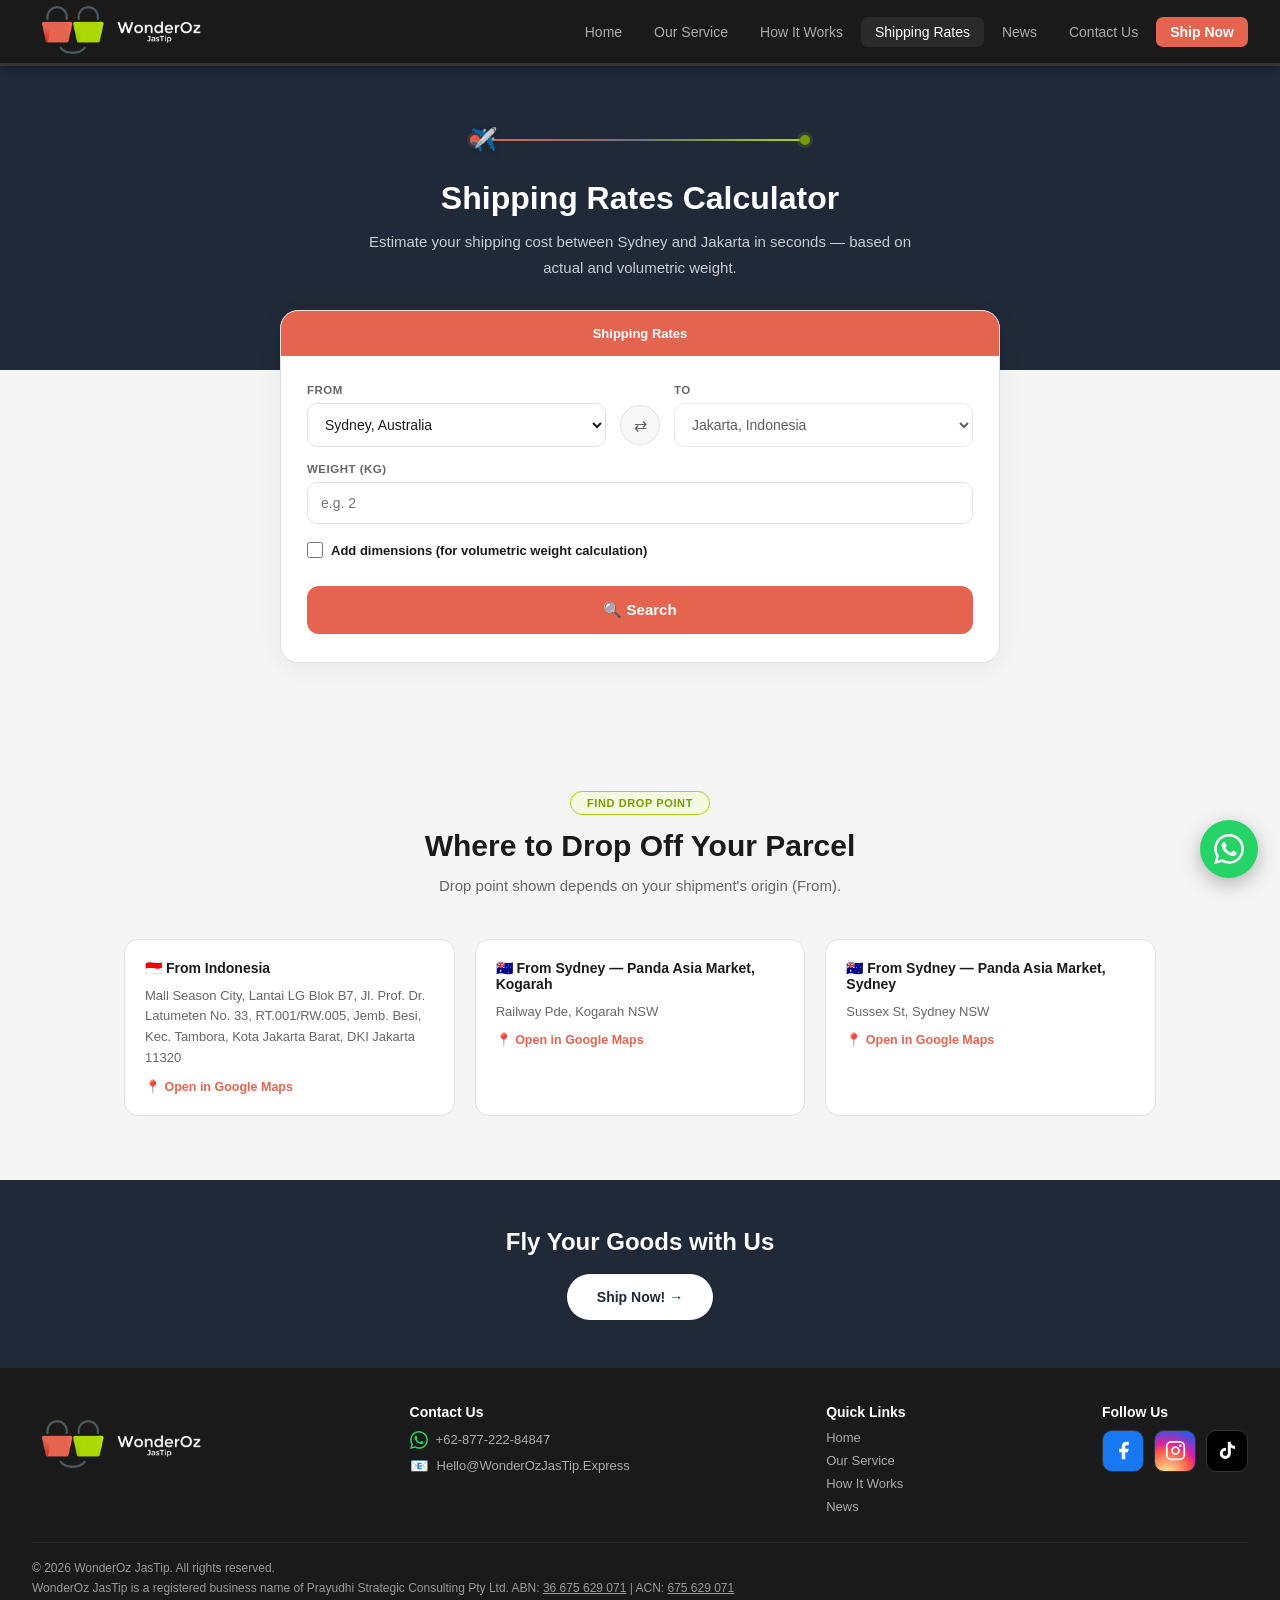
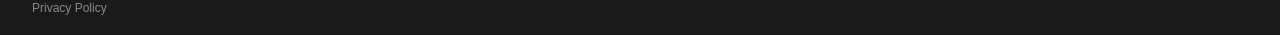
<file: shipping-rates.html>
<!DOCTYPE html>
<html lang="en">
<head>
<meta charset="UTF-8">
<meta name="viewport" content="width=device-width, initial-scale=1.0">
<title>Shipping Rates Calculator — WonderOz JasTip</title>
<meta name="description" content="Estimate your shipping cost between Sydney and Jakarta with WonderOz JasTip's Shipping Rates calculator.">
<link rel="icon" href="logo.png">
<link rel="stylesheet" href="style.css?v=3.4">
</head>
<body>

<!-- HEADER -->
<header>
  <div class="nav-logo">
    <a href="index.html">
      <img src="logo.png" alt="WonderOz JasTip Logo" style="height:80px;width:auto;">
    </a>
  </div>
  <nav id="mainNav">
    <a href="index.html">Home</a>
    <a href="our-service.html">Our Service</a>
    <a href="how-it-works.html">How It Works</a>
    <a href="shipping-rates.html" class="active">Shipping Rates</a>
    <a href="news.html">News</a>
    <a href="index.html#footer-section">Contact Us</a>
    <a href="ship-form.html" class="nav-cta">Ship Now</a>
  </nav>
  <button class="nav-hamburger" id="navHamburger" onclick="toggleMobileNav()" aria-label="Menu">
    <span></span><span></span><span></span>
  </button>
</header>

<!-- SERVICE HERO -->
<div class="service-hero" style="padding-bottom:90px;">
  <div class="plane-track service-plane-track" aria-hidden="true">
    <div class="plane-dot dot-au"></div>
    <div class="flight-path-line"></div>
    <div class="plane-emoji">✈️</div>
    <div class="plane-dot dot-id"></div>
  </div>
  <h1>Shipping Rates Calculator</h1>
  <p>Estimate your shipping cost between Sydney and Jakarta in seconds — based on actual and volumetric weight.</p>
</div>

<!-- CALCULATOR CARD -->
<div class="section-wrap narrow" style="padding-top:0;">
  <div class="calc-card">
    <div class="calc-tabs">
      <div class="calc-tab active">Shipping Rates</div>
    </div>
    <div class="calc-body">
      <div class="calc-row">
        <div class="calc-field">
          <label>From</label>
          <select id="calcFrom" onchange="onFromChange()">
            <option value="au">Sydney, Australia</option>
            <option value="id">Jakarta, Indonesia</option>
          </select>
        </div>
        <div class="calc-swap" onclick="swapRoute()" title="Swap route">⇄</div>
        <div class="calc-field">
          <label>To</label>
          <select id="calcTo" disabled>
            <option value="id">Jakarta, Indonesia</option>
          </select>
        </div>
      </div>

      <div class="calc-weight-row">
        <div class="calc-field">
          <label>Weight (kg)</label>
          <input type="number" id="calcWeight" min="0.1" step="0.1" placeholder="e.g. 2">
        </div>
      </div>

      <label class="calc-dim-toggle">
        <input type="checkbox" id="calcDimToggle" onchange="toggleDims()">
        Add dimensions (for volumetric weight calculation)
      </label>
      <div class="calc-dims" id="calcDims">
        <div class="calc-field"><label>Length (cm)</label><input type="number" id="calcL" min="0" placeholder="P"></div>
        <div class="calc-field"><label>Width (cm)</label><input type="number" id="calcW" min="0" placeholder="L"></div>
        <div class="calc-field"><label>Height (cm)</label><input type="number" id="calcH" min="0" placeholder="T"></div>
      </div>

      <button class="btn-calc-search" onclick="calcSearch()">🔍 Search</button>

      <div class="calc-results" id="calcResults">
        <div class="calc-summary-row" id="calcSummary"></div>
        <table class="results-table">
          <thead><tr><th>Service Type</th><th>Billed Weight</th><th>Rate</th><th>Total Fee</th></tr></thead>
          <tbody>
            <tr>
              <td>Air Freight</td>
              <td id="resWeight">—</td>
              <td id="resRate">—</td>
              <td class="total-fee" id="resTotal">—</td>
            </tr>
          </tbody>
        </table>
        <p style="font-size:12px;color:var(--muted);margin-top:14px;line-height:1.6;">
          This is an estimate only. Final cost is confirmed by our team before shipment, and may vary slightly with the latest air freight rate. Maximum 20 kg per box — heavier parcels may incur an additional fee or be split into multiple boxes.
        </p>
      </div>
    </div>
  </div>
</div>

<!-- FIND DROP POINT -->
<div class="section-wrap">
  <div class="section-heading">
    <span class="eyebrow">Find Drop Point</span>
    <h2>Where to Drop Off Your Parcel</h2>
    <p>Drop point shown depends on your shipment's origin (From).</p>
  </div>
  <div class="droppoint-grid">
    <div class="droppoint-card">
      <h4>🇮🇩 From Indonesia</h4>
      <p>Mall Season City, Lantai LG Blok B7, Jl. Prof. Dr. Latumeten No. 33, RT.001/RW.005, Jemb. Besi, Kec. Tambora, Kota Jakarta Barat, DKI Jakarta 11320</p>
      <a class="map-link" href="https://maps.app.goo.gl/LQRoXtJsEJuMX58b9" target="_blank" rel="noopener">📍 Open in Google Maps</a>
    </div>
    <div class="droppoint-card">
      <h4>🇦🇺 From Sydney — Panda Asia Market, Kogarah</h4>
      <p>Railway Pde, Kogarah NSW</p>
      <a class="map-link" href="https://maps.app.goo.gl/MEcZmHVcoCnP6kvJ7?g_st=iw" target="_blank" rel="noopener">📍 Open in Google Maps</a>
    </div>
    <div class="droppoint-card">
      <h4>🇦🇺 From Sydney — Panda Asia Market, Sydney</h4>
      <p>Sussex St, Sydney NSW</p>
      <a class="map-link" href="https://maps.app.goo.gl/CHvZM6VebbZoZPzz6?g_st=iw" target="_blank" rel="noopener">📍 Open in Google Maps</a>
    </div>
  </div>
</div>

<!-- FOOTER CTA -->
<div class="footer-cta-strip">
  <h2>Fly Your Goods with Us</h2>
  <a href="ship-form.html" class="btn-pill pill-white">Ship Now! →</a>
</div>

<!-- FOOTER -->
<footer id="footer-section">
  <div class="footer-inner">
    <div class="footer-top">
      <div class="footer-col">
        <a href="index.html" style="display:inline-block;line-height:0;">
          <img src="logo.png" alt="WonderOz JasTip" style="height:80px;width:auto;margin-bottom:10px;display:block;">
        </a>
      </div>
      <div class="footer-col">
        <h4>Contact Us</h4>
        <div class="footer-contact-list">
          <a href="https://wa.me/6287722284847" target="_blank" class="footer-contact-link">
            <span class="footer-contact-icon"><svg xmlns="http://www.w3.org/2000/svg" viewBox="0 0 24 24" width="18" height="18" fill="#25D366" style="vertical-align:middle;"><path d="M17.472 14.382c-.297-.149-1.758-.867-2.03-.967-.273-.099-.471-.148-.67.15-.197.297-.767.966-.94 1.164-.173.199-.347.223-.644.075-.297-.15-1.255-.463-2.39-1.475-.883-.788-1.48-1.761-1.653-2.059-.173-.297-.018-.458.13-.606.134-.133.298-.347.446-.52.149-.174.198-.298.298-.497.099-.198.05-.371-.025-.52-.075-.149-.669-1.612-.916-2.207-.242-.579-.487-.5-.669-.51-.173-.008-.371-.01-.57-.01-.198 0-.52.074-.792.372-.272.297-1.04 1.016-1.04 2.479 0 1.462 1.065 2.875 1.213 3.074.149.198 2.096 3.2 5.077 4.487.709.306 1.262.489 1.694.625.712.227 1.36.195 1.871.118.571-.085 1.758-.719 2.006-1.413.248-.694.248-1.289.173-1.413-.074-.124-.272-.198-.57-.347m-5.421 7.403h-.004a9.87 9.87 0 01-5.031-1.378l-.361-.214-3.741.982.998-3.648-.235-.374a9.86 9.86 0 01-1.51-5.26c.001-5.45 4.436-9.884 9.888-9.884 2.64 0 5.122 1.03 6.988 2.898a9.825 9.825 0 012.893 6.994c-.003 5.45-4.437 9.884-9.885 9.884m8.413-18.297A11.815 11.815 0 0012.05 0C5.495 0 .16 5.335.157 11.892c0 2.096.547 4.142 1.588 5.945L.057 24l6.305-1.654a11.882 11.882 0 005.683 1.448h.005c6.554 0 11.89-5.335 11.893-11.893a11.821 11.821 0 00-3.48-8.413z"/></svg></span>
            <span>+62-877-222-84847</span>
          </a>
          <a href="mailto:Hello@WonderOzJasTip.Express" class="footer-contact-link">
            <span class="footer-contact-icon">📧</span>
            <span>Hello@WonderOzJasTip.Express</span>
          </a>
        </div>
      </div>
      <div class="footer-col">
        <h4>Quick Links</h4>
        <div class="footer-contact-list">
          <a href="index.html" class="footer-contact-link">Home</a>
          <a href="our-service.html" class="footer-contact-link">Our Service</a>
          <a href="how-it-works.html" class="footer-contact-link">How It Works</a>
          <a href="news.html" class="footer-contact-link">News</a>
        </div>
      </div>
      <div class="footer-col">
        <h4>Follow Us</h4>
        <div class="social-row">
          <a href="https://www.facebook.com/profile.php?id=61581247740932" target="_blank" class="social-btn s-fb" title="Facebook">
            <svg viewBox="0 0 24 24"><path d="M18 2h-3a5 5 0 00-5 5v3H7v4h3v8h4v-8h3l1-4h-4V7a1 1 0 011-1h3z"/></svg>
          </a>
          <a href="https://www.instagram.com/wonderoz.jastip" target="_blank" class="social-btn s-ig" title="Instagram">
            <svg viewBox="0 0 24 24"><rect x="2" y="2" width="20" height="20" rx="5" fill="none" stroke="#fff" stroke-width="2"/><circle cx="12" cy="12" r="4" fill="none" stroke="#fff" stroke-width="2"/><circle cx="17.5" cy="6.5" r="1.5" fill="#fff"/></svg>
          </a>
          <a href="http://www.tiktok.com/@WonderOz.JasTip" target="_blank" class="social-btn s-tt" title="TikTok">
            <svg viewBox="0 0 24 24"><path d="M19.59 6.69a4.83 4.83 0 01-3.77-4.25V2h-3.45v13.67a2.89 2.89 0 01-2.88 2.5 2.89 2.89 0 01-2.89-2.89 2.89 2.89 0 012.89-2.89c.28 0 .54.04.79.1V9.01a6.33 6.33 0 00-.79-.05 6.34 6.34 0 00-6.34 6.34 6.34 6.34 0 006.34 6.34 6.34 6.34 0 006.33-6.34V8.69a8.19 8.19 0 004.79 1.52V6.76a4.85 4.85 0 01-1.02-.07z"/></svg>
          </a>
        </div>
      </div>
    </div>
    <div class="footer-bottom">
      <span>© 2026 WonderOz JasTip. All rights reserved.</span>
      <span>WonderOz JasTip is a registered business name of Prayudhi Strategic Consulting Pty Ltd. <br class="footer-legal-break">ABN: <a href="https://abr.business.gov.au/ABN/View?abn=36675629071" target="_blank" rel="noopener" style="color:inherit;text-decoration:underline;">36 675 629 071</a> | ACN: <a href="https://connectonline.asic.gov.au/RegistrySearch/faces/landing/bySearchId.jspx?searchIdType=BUSN&searchId=694757036" target="_blank" rel="noopener" style="color:inherit;text-decoration:underline;">675 629 071</a></span>
      <span><a href="privacy-policy.html">Privacy Policy</a></span>
    </div>
  </div>
</footer>

<script>
function toggleMobileNav() {
  const nav = document.getElementById('mainNav');
  const btn = document.getElementById('navHamburger');
  nav.classList.toggle('mobile-open');
  btn.classList.toggle('open');
}
document.getElementById('mainNav').querySelectorAll('a').forEach(a => {
  a.addEventListener('click', () => {
    document.getElementById('mainNav').classList.remove('mobile-open');
    document.getElementById('navHamburger').classList.remove('open');
  });
});

// ============================================================
// SHIPPING RATE CALCULATOR
// ============================================================
const RATES = { 'au-id': 24.00, 'id-au': 18.00 }; // AUD per kg
const CITY_LABEL = { au: 'Sydney, Australia', id: 'Jakarta, Indonesia' };

function onFromChange() {
  const from = document.getElementById('calcFrom').value;
  const to = from === 'au' ? 'id' : 'au';
  const toSelect = document.getElementById('calcTo');
  toSelect.innerHTML = `<option value="${to}">${CITY_LABEL[to]}</option>`;
}

function swapRoute() {
  const fromSelect = document.getElementById('calcFrom');
  fromSelect.value = fromSelect.value === 'au' ? 'id' : 'au';
  onFromChange();
}

function toggleDims() {
  document.getElementById('calcDims').classList.toggle('visible', document.getElementById('calcDimToggle').checked);
}

function calcSearch() {
  const from = document.getElementById('calcFrom').value;
  const to = from === 'au' ? 'id' : 'au';
  const routeKey = from + '-' + to;
  const rate = RATES[routeKey];

  const actualWeight = parseFloat(document.getElementById('calcWeight').value) || 0;
  if (actualWeight <= 0) {
    alert('Please enter a weight to calculate your shipping estimate.');
    return;
  }

  let volumetric = 0;
  const useDims = document.getElementById('calcDimToggle').checked;
  if (useDims) {
    const L = parseFloat(document.getElementById('calcL').value) || 0;
    const W = parseFloat(document.getElementById('calcW').value) || 0;
    const H = parseFloat(document.getElementById('calcH').value) || 0;
    volumetric = (L * W * H) / 6000;
  }

  const billed = Math.max(actualWeight, volumetric);
  const total = (billed * rate).toFixed(2);

  document.getElementById('calcSummary').innerHTML =
    `<span>Route: <b>${CITY_LABEL[from]} → ${CITY_LABEL[to]}</b></span>` +
    `<span>Actual: <b>${actualWeight.toFixed(2)} kg</b></span>` +
    (useDims ? `<span>Volumetric: <b>${volumetric.toFixed(2)} kg</b></span>` : '');

  document.getElementById('resWeight').textContent = billed.toFixed(2) + ' kg';
  document.getElementById('resRate').textContent = 'AUD ' + rate.toFixed(2) + ' / kg';
  document.getElementById('resTotal').textContent = 'AUD ' + total;

  document.getElementById('calcResults').classList.add('visible');
  document.getElementById('calcResults').scrollIntoView({ behavior: 'smooth', block: 'nearest' });
}
</script>

<!-- FLOATING WHATSAPP BUTTON (sticky, all pages) -->
<a href="https://wa.me/6287722284847?text=Hi%20WonderOz%20JasTip." target="_blank" rel="noopener" class="whatsapp-fab" aria-label="Chat on WhatsApp">
  <svg xmlns="http://www.w3.org/2000/svg" viewBox="0 0 24 24"><path d="M17.472 14.382c-.297-.149-1.758-.867-2.03-.967-.273-.099-.471-.148-.67.15-.197.297-.767.966-.94 1.164-.173.199-.347.223-.644.075-.297-.15-1.255-.463-2.39-1.475-.883-.788-1.48-1.761-1.653-2.059-.173-.297-.018-.458.13-.606.134-.133.298-.347.446-.52.149-.174.198-.298.298-.497.099-.198.05-.371-.025-.52-.075-.149-.669-1.612-.916-2.207-.242-.579-.487-.5-.669-.51-.173-.008-.371-.01-.57-.01-.198 0-.52.074-.792.372-.272.297-1.04 1.016-1.04 2.479 0 1.462 1.065 2.875 1.213 3.074.149.198 2.096 3.2 5.077 4.487.709.306 1.262.489 1.694.625.712.227 1.36.195 1.871.118.571-.085 1.758-.719 2.006-1.413.248-.694.248-1.289.173-1.413-.074-.124-.272-.198-.57-.347m-5.421 7.403h-.004a9.87 9.87 0 01-5.031-1.378l-.361-.214-3.741.982.998-3.648-.235-.374a9.86 9.86 0 01-1.51-5.26c.001-5.45 4.436-9.884 9.888-9.884 2.64 0 5.122 1.03 6.988 2.898a9.825 9.825 0 012.893 6.994c-.003 5.45-4.437 9.884-9.885 9.884m8.413-18.297A11.815 11.815 0 0012.05 0C5.495 0 .16 5.335.157 11.892c0 2.096.547 4.142 1.588 5.945L.057 24l6.305-1.654a11.882 11.882 0 005.683 1.448h.005c6.554 0 11.89-5.335 11.893-11.893a11.821 11.821 0 00-3.48-8.413z"/></svg>
</a>

</body>
</html>
</file>
<file: style.css>
* { box-sizing: border-box; margin: 0; padding: 0; }
:root {
  --red: #E56450; --red-dark: #C8462F; --red-light: #FBEAE6;
  --green: #AAD705; --green-dark: #7A9B04; --green-light: #F3FAE0;
  --navy: #1F2937; --navy-dark: #14181f;
  --gray-bg: #F8F8F8; --text: #1a1a1a; --muted: #666; --border: #e0e0e0;
}
body { font-family: 'Segoe UI', Arial, sans-serif; background: #f5f5f5; color: var(--text); }

/* HEADER */
header {
  background: #1a1a1a; border-bottom: 3px solid #333;
  padding: 0 32px; display: flex; align-items: center; justify-content: space-between;
  height: 66px; position: sticky; top: 0; z-index: 100;
  box-shadow: 0 2px 10px rgba(0,0,0,0.3);
}
nav { display: flex; gap: 4px; }
nav a { text-decoration: none; color: #aaa; font-size: 14px; padding: 7px 14px; border-radius: 7px; transition: all 0.15s; }
nav a:hover { background: #2a2a2a; color: #fff; }
.nav-cta { background: var(--red) !important; color: #fff !important; font-weight: 600; }
.nav-cta:hover { background: var(--red-dark) !important; }

/* Hamburger button — hidden on desktop */
.nav-hamburger {
  display: none; flex-direction: column; justify-content: center; align-items: center;
  gap: 5px; background: none; border: none; cursor: pointer; padding: 8px; z-index: 200;
}
.nav-hamburger span {
  display: block; width: 22px; height: 2px; background: #aaa; border-radius: 2px;
  transition: all 0.25s;
}
.nav-hamburger.open span:nth-child(1) { transform: translateY(7px) rotate(45deg); }
.nav-hamburger.open span:nth-child(2) { opacity: 0; }
.nav-hamburger.open span:nth-child(3) { transform: translateY(-7px) rotate(-45deg); }

/* HERO */
.hero {
  background: url('assets/images/hero-banner.png') center center / cover no-repeat;
  padding: 72px 32px 64px;
  text-align: left;
  border-bottom: 1px solid var(--border);
  position: relative; overflow: hidden;
  min-height: 560px;
  display: flex; align-items: center;
}
.hero-inner {
  position: relative; z-index: 1;
  max-width: 620px;
  width: 100%;
}
.hero::before {
  content: '';
  position: absolute; inset: 0;
  background: linear-gradient(90deg, rgba(255,255,255,0.6) 0%, rgba(255,255,255,0.28) 42%, rgba(255,255,255,0) 68%);
  z-index: 0; pointer-events: none;
}

/* Floating deco icons */
.hero-deco { position: absolute; inset: 0; pointer-events: none; z-index: 0; }
.deco-icon {
  position: absolute; font-size: 28px; opacity: 0.12;
  animation: floatDeco 6s ease-in-out infinite;
}
.deco-1 { top: 12%; left: 5%;  animation-delay: 0s;    font-size: 32px; }
.deco-2 { top: 20%; right: 6%; animation-delay: 1.2s;  font-size: 26px; }
.deco-3 { top: 65%; left: 3%;  animation-delay: 2.4s;  font-size: 22px; }
.deco-4 { top: 70%; right: 5%; animation-delay: 0.6s;  font-size: 24px; }
.deco-5 { top: 40%; left: 2%;  animation-delay: 3s;    font-size: 20px; }
.deco-6 { bottom: 10%; right: 9%; animation-delay: 1.8s; font-size: 30px; }
@keyframes floatDeco {
  0%, 100% { transform: translateY(0) rotate(0deg); }
  50%       { transform: translateY(-12px) rotate(6deg); }
}

/* Airplane animation — dots at far ends, plane travels full width and flips direction */
.plane-track {
  position: relative; display: flex; align-items: center; justify-content: space-between;
  max-width: 340px; margin: 0 0 24px; height: 36px; z-index: 1;
}
.flight-path-line {
  position: absolute; left: 10px; right: 10px; top: 50%;
  height: 2px; background: linear-gradient(90deg, var(--red) 0%, #ddd 50%, var(--green-dark) 100%);
  border-radius: 2px; transform: translateY(-50%);
}
.plane-dot {
  width: 10px; height: 10px; border-radius: 50%; z-index: 2; flex-shrink: 0;
}
.plane-dot.dot-au { background: var(--red); box-shadow: 0 0 0 3px rgba(229,100,80,0.2); }
.plane-dot.dot-id { background: var(--green-dark); box-shadow: 0 0 0 3px rgba(111,168,50,0.2); }
.plane-emoji {
  position: absolute; font-size: 22px; z-index: 3;
  animation: flyPlane 8s ease-in-out infinite;
  filter: drop-shadow(0 2px 4px rgba(0,0,0,0.15));
}
/* Forward: left dot → right dot (scaleX:1 = pointing right) */
/* Reverse: right dot → left dot (scaleX:-1 = pointing left, flipped) */
@keyframes flyPlane {
  0%        { left: 5px;             transform: translateY(-3px) scaleX(1); }
  45%       { left: calc(100% - 30px); transform: translateY(-3px) scaleX(1); }
  50%       { left: calc(100% - 30px); transform: translateY(-3px) scaleX(-1); }
  95%       { left: 5px;             transform: translateY(-3px) scaleX(-1); }
  100%      { left: 5px;             transform: translateY(-3px) scaleX(1); }
}

.badge { display: inline-block; background: var(--green-light); color: var(--green-dark); border: 1px solid var(--green); font-size: 12px; font-weight: 700; padding: 5px 16px; border-radius: 20px; margin-bottom: 18px; letter-spacing: 0.5px; text-transform: uppercase; position: relative; z-index: 1; box-shadow: 0 2px 10px rgba(0,0,0,0.18); }
.hero h1 {
  font-weight: 800;
  line-height: 1.25;
  margin-bottom: 14px;
  position: relative;
  z-index: 1;
  font-size: 36px;
  text-shadow: 0 0 6px #fff, 0 0 6px #fff, 0 0 14px rgba(255,255,255,0.8), 0 2px 3px rgba(0,0,0,0.12);
}
.hero h1 .h1-line1 {
  display: block;
  white-space: nowrap;
  font-size: clamp(12px, 3.8vw, 36px);
  line-height: 1.25;
}
.hero h1 .h1-line2 {
  display: block;
  font-size: clamp(12px, 3.8vw, 36px);
  line-height: 1.25;
}
.hero h1 .r { color: var(--red); }
.hero h1 .g { color: var(--green-dark); }
.hero p { font-size: 16px; color: var(--muted); max-width: 540px; margin: 0 0 28px; line-height: 1.7; position: relative; z-index: 1; text-shadow: 0 0 5px #fff, 0 0 10px rgba(255,255,255,0.85); }

/* MAIN */
.main-content { max-width: 800px; margin: 36px auto; padding: 0 16px 48px; }

/* FORM CARD */
.form-card { background: #fff; border-radius: 16px; overflow: hidden; box-shadow: 0 2px 20px rgba(0,0,0,0.08); border: 1px solid var(--border); }
.form-card-header {
  background: linear-gradient(135deg, var(--red), var(--red-dark));
  padding: 28px 32px; color: #fff; position: relative; overflow: hidden;
}
.form-card-header::before {
  content: '✈️'; font-size: 80px; opacity: 0.08;
  position: absolute; right: 20px; top: 50%; transform: translateY(-50%) rotate(-15deg);
  line-height: 1;
}
.form-card-header::after {
  content: '📦'; font-size: 60px; opacity: 0.08;
  position: absolute; right: 100px; bottom: -10px;
  line-height: 1;
}
.form-card-header h2 { font-size: 22px; font-weight: 700; margin-bottom: 8px; }
.form-card-header p { font-size: 14px; opacity: 0.9; line-height: 1.6; }
.form-card-header p a { 
  color: inherit; 
  text-decoration: underline; 
  cursor: pointer !important; 
  pointer-events: auto !important;
  white-space: nowrap;
}
.form-body { padding: 32px; }

/* SECTIONS */
.section { margin-bottom: 32px; }
.section-title { font-size: 12px; font-weight: 700; text-transform: uppercase; letter-spacing: 1px; color: var(--muted); border-bottom: 2px solid var(--border); padding-bottom: 10px; margin-bottom: 18px; display: flex; align-items: center; gap: 8px; }
.dot { width: 9px; height: 9px; border-radius: 50%; display: inline-block; flex-shrink: 0; }
.dot-r { background: var(--red); } .dot-g { background: var(--green); }

/* GRID */
.grid-2 { display: grid; grid-template-columns: 1fr 1fr; gap: 16px; }
.mt { margin-top: 16px; }

/* FIELDS */
.field label { display: block; font-size: 13px; font-weight: 600; color: var(--text); margin-bottom: 7px; }
.field label .req { color: var(--red); margin-left: 2px; }
.field input[type="text"], .field input[type="email"], .field input[type="tel"], .field textarea {
  width: 100%; border: 1.5px solid var(--border); border-radius: 9px; padding: 11px 13px;
  font-size: 14px; font-family: inherit; color: var(--text); background: #fff;
  transition: border-color 0.15s, box-shadow 0.15s; outline: none;
}
.field input:focus, .field textarea:focus { border-color: var(--red); box-shadow: 0 0 0 3px rgba(229,100,80,0.12); }
.field textarea { resize: vertical; min-height: 90px; line-height: 1.5; }
.hint { font-size: 12px; color: var(--muted); margin-top: 5px; line-height: 1.4; }

/* RADIO CARDS */
.radio-group { display: flex; gap: 12px; flex-wrap: wrap; }
.radio-card { flex: 1; min-width: 150px; border: 2px solid var(--border); border-radius: 11px; padding: 15px 18px; cursor: pointer; transition: all 0.15s; display: flex; align-items: center; gap: 12px; user-select: none; }
.radio-card:hover { border-color: var(--red); background: var(--red-light); }
.radio-card input[type="radio"] { accent-color: var(--red); width: 17px; height: 17px; cursor: pointer; }
.radio-card.sel-red { border-color: var(--red); background: var(--red-light); }
.rc-label { font-size: 14px; font-weight: 600; display: flex; align-items: center; flex-wrap: wrap; gap: 6px; }
.rc-sub { font-size: 12px; color: var(--muted); margin-top: 2px; }
.route-country { display: inline-flex; align-items: center; gap: 6px; white-space: nowrap; }
.route-flag-icon { width: 20px; height: 15px; object-fit: cover; border-radius: 2px; box-shadow: 0 0 0 1px rgba(0,0,0,0.08); }
.route-arrow { color: var(--muted); font-weight: 700; }

/* CUSTOMER FORM SECTIONS */
.customer-section { display: none; }
.customer-section.visible { display: block; }

/* EMAIL CHECK */
.email-check-area { position: relative; }
.email-check-btn {
  position: absolute; right: 8px; top: 50%; transform: translateY(-50%);
  background: var(--red); color: #fff; border: none; border-radius: 6px;
  padding: 6px 14px; font-size: 12px; font-weight: 700; cursor: pointer; transition: background 0.15s;
}
.email-check-btn:hover { background: var(--red-dark); }
.email-check-btn:disabled { opacity: 0.5; cursor: not-allowed; }
.email-check-result { margin-top: 8px; padding: 10px 14px; border-radius: 8px; font-size: 13px; font-weight: 600; display: none; }
.email-check-result.found    { background: var(--green-light); color: var(--green-dark); border: 1.5px solid var(--green); }
.email-check-result.notfound { background: #FFF9E6; color: #7a5c00; border: 1.5px solid #F0A500; }
.email-check-result.error    { background: var(--red-light); color: var(--red-dark); border: 1.5px solid var(--red); }

/* CHECKBOX GRID */
.check-grid { display: grid; grid-template-columns: 1fr 1fr; gap: 9px; }
.check-item { display: flex; align-items: center; gap: 10px; padding: 11px 13px; border: 1.5px solid var(--border); border-radius: 9px; cursor: pointer; font-size: 13px; font-weight: 500; transition: all 0.15s; user-select: none; }
.check-item:hover { border-color: var(--green); background: var(--green-light); }
.check-item input[type="checkbox"] { accent-color: var(--green); width: 17px; height: 17px; flex-shrink: 0; cursor: pointer; }
.check-item.checked { border-color: var(--green); background: var(--green-light); }
.span2 { grid-column: span 2; }

/* CONFIRM LIST */
.confirm-list { display: flex; flex-direction: column; gap: 9px; }
.confirm-item { display: flex; align-items: flex-start; gap: 12px; padding: 13px 15px; border: 1.5px solid var(--border); border-radius: 9px; cursor: pointer; font-size: 13px; line-height: 1.6; transition: all 0.15s; user-select: none; }
.confirm-item:hover { border-color: var(--green); background: var(--green-light); }
.confirm-item.checked { border-color: var(--green); background: var(--green-light); }
.confirm-item input[type="checkbox"] { accent-color: var(--green); width: 17px; height: 17px; flex-shrink: 0; margin-top: 1px; cursor: pointer; }
.confirm-otp-note { background: #f0f4ff; border: 1.5px solid #b0c4ff; border-radius: 9px; padding: 12px 15px; font-size: 12px; color: #3a4a8a; margin-bottom: 12px; display: flex; gap: 10px; align-items: flex-start; line-height: 1.6; }

/* SUBMIT */
.submit-area { margin-top: 28px; text-align: center; }
.btn-submit { background: linear-gradient(135deg, var(--red), var(--red-dark)); color: #fff; border: none; border-radius: 11px; padding: 15px 52px; font-size: 16px; font-weight: 700; cursor: pointer; transition: all 0.2s; display: inline-flex; align-items: center; gap: 10px; }
.btn-submit:hover { transform: translateY(-2px); box-shadow: 0 6px 20px rgba(229,100,80,0.4); }
.btn-submit:active { transform: translateY(0); }
.btn-submit:disabled { opacity: 0.65; cursor: not-allowed; transform: none; box-shadow: none; }
.submit-note { font-size: 12px; color: var(--muted); margin-top: 12px; }
.spinner { width: 20px; height: 20px; border: 2.5px solid rgba(255,255,255,0.4); border-top-color: #fff; border-radius: 50%; animation: spin 0.8s linear infinite; display: none; }
@keyframes spin { to { transform: rotate(360deg); } }

/* MESSAGES */
.msg-box { display: none; border-radius: 12px; padding: 36px 28px; text-align: center; margin-top: 20px; }
.msg-box.success { background: var(--green-light); border: 2px solid var(--green); }
.msg-box.error   { background: var(--red-light);   border: 2px solid var(--red); }
.msg-box .icon { font-size: 52px; margin-bottom: 14px; }
.msg-box h3 { font-size: 22px; font-weight: 700; margin-bottom: 8px; }
.msg-box.success h3 { color: var(--green-dark); }
.msg-box.error   h3 { color: var(--red-dark); }
.msg-box p { font-size: 14px; color: var(--muted); line-height: 1.7; }
.btn-back { margin-top: 18px; border: none; border-radius: 9px; padding: 11px 28px; font-size: 14px; font-weight: 700; cursor: pointer; color: #fff; }
.btn-back.green-btn { background: var(--green); } .btn-back.green-btn:hover { background: var(--green-dark); }
.btn-back.red-btn   { background: var(--red);   } .btn-back.red-btn:hover   { background: var(--red-dark); }

/* VALIDATION */
.field-err { border-color: var(--red) !important; box-shadow: 0 0 0 3px rgba(229,100,80,0.12) !important; }
.err-msg { color: var(--red); font-size: 12px; margin-top: 5px; display: none; }

/* FOOTER */
footer { background: #1a1a1a; color: #999; padding: 36px 32px 20px; }
.footer-inner { max-width: 1400px; margin: 0 auto; }
.footer-top { display: flex; justify-content: space-between; align-items: flex-start; gap: 28px; flex-wrap: wrap; margin-bottom: 28px; }
.footer-col h4 { color: #fff; font-size: 14px; font-weight: 700; margin-bottom: 10px; }
.footer-col p { font-size: 13px; line-height: 1.9; color: #888; }

/* Footer clickable contact links */
.footer-contact-list { display: flex; flex-direction: column; gap: 8px; }
.footer-contact-link {
  display: flex; align-items: center; gap: 8px;
  font-size: 13px; color: #aaa; text-decoration: none;
  transition: color 0.15s;
}
.footer-contact-link:hover { color: #fff; }
.footer-contact-icon { font-size: 15px; flex-shrink: 0; }

.social-row { display: flex; gap: 10px; }
.social-btn { width: 42px; height: 42px; border-radius: 10px; display: flex; align-items: center; justify-content: center; text-decoration: none; transition: transform 0.15s; border: 1px solid #333; }
.social-btn:hover { transform: translateY(-3px); }
.s-fb { background: #1877F2; }
.s-ig { background: radial-gradient(circle at 30% 107%, #fdf497 0%, #fd5949 45%, #d6249f 60%, #285AEB 90%); }
.s-tt { background: #000; }
.social-btn svg { width: 21px; height: 21px; fill: #fff; display: block; }
.footer-bottom { border-top: 1px solid #2a2a2a; padding-top: 18px; font-size: 12px; display: flex; flex-direction: column; align-items: flex-start; text-align: left; gap: 6px; }
.footer-bottom a { color: #888; text-decoration: none; }
.footer-bottom a:hover { color: var(--green); }
.footer-legal-break { display: none; }

/* RESPONSIVE — Mobile */
@media (max-width: 600px) {
  /* Header */
  header { padding: 0 12px; height: 58px; }
  .nav-logo img { height: 60px !important; }
  nav { display: none; position: absolute; top: 58px; left: 0; right: 0; background: #1a1a1a; flex-direction: column; gap: 0; padding: 8px 12px 12px; border-bottom: 2px solid #333; z-index: 99; }
  nav.mobile-open { display: flex; }
  nav a { padding: 11px 16px; border-radius: 8px; }
  .nav-hamburger { display: flex; }

  /* Hero */
  .hero { padding: 40px 18px 36px; min-height: 460px; background-position: 68% center; }
  .hero::before { background: linear-gradient(180deg, rgba(255,255,255,0.5) 0%, rgba(255,255,255,0.32) 55%, rgba(255,255,255,0.15) 100%); }
  .hero-inner { max-width: 100%; }
  .badge { font-size: 10px; padding: 4px 12px; }
  .hero h1 { text-shadow: 0 0 4px rgba(255,255,255,0.9), 0 0 8px rgba(255,255,255,0.55), 0 1px 2px rgba(0,0,0,0.1); }
  .hero p { text-shadow: 0 0 4px rgba(255,255,255,0.7); }
  /* .plane-track width is set dynamically by JS to always match the badge width above (see syncHeroPlaneTrackWidth) */

  /* Form */
  .main-content { margin: 16px auto; padding: 0 10px 36px; }
  .form-card-header { padding: 20px 16px; }
  .form-card-header h2 { font-size: 18px; }
  .form-card-header p { font-size: 13px; }
  .form-body { padding: 18px 14px; }
  .grid-2 { grid-template-columns: 1fr; }
  .check-grid { grid-template-columns: 1fr; }
  .span2 { grid-column: span 1; }
  .radio-group { flex-direction: column; }
  .radio-card { min-width: unset; }

  /* Footer */
  footer { padding: 24px 14px 14px; }
  .footer-top { flex-direction: column; gap: 18px; }
  .footer-bottom { 
    display: flex;
    flex-direction: column; 
    align-items: flex-start; 
    text-align: left;
    gap: 6px; }
  .footer-legal-break { display: block; }
}


/* ============================================================
   HERO DIRECTION LABEL
   ============================================================ */
.hero-direction-wrapper {
  margin-top: 28px;
  position: relative;
  z-index: 1;
}

/* ============================================================
   FORBIDDEN ITEMS — Inline (inside form, before submit)
   ============================================================ */
/* FORBIDDEN TRIGGER SECTION */
.forbidden-trigger-section {
  text-align: center;
  padding: 24px 20px !important;
  border: 2px dashed #E56450 !important;
  background: #fff8f8 !important;
}
.forbidden-trigger-instruction {
  font-size: 14px;
  color: #555;
  margin: 0 0 16px;
  line-height: 1.6;
}
.btn-forbidden-trigger {
  display: inline-flex;
  align-items: center;
  gap: 8px;
  background: linear-gradient(135deg, #C8462F, #E56450);
  color: #fff;
  border: none;
  border-radius: 10px;
  padding: 13px 28px;
  font-size: 15px;
  font-weight: 700;
  cursor: pointer;
  transition: transform 0.15s, box-shadow 0.15s, background 0.15s;
  box-shadow: 0 4px 14px rgba(231,76,60,0.3);
  letter-spacing: 0.3px;
}
.btn-forbidden-trigger:hover {
  background: linear-gradient(135deg, #A93A22, #C8462F);
  transform: translateY(-2px);
  box-shadow: 0 6px 20px rgba(231,76,60,0.4);
}
.btn-forbidden-trigger:active {
  transform: translateY(0);
}

/* FORBIDDEN MODAL OVERLAY */
.forbidden-modal-overlay {
  display: flex;
  align-items: center;
  justify-content: center;
  position: fixed;
  inset: 0;
  background: rgba(0, 0, 0, 0.55);
  z-index: 9999;
  padding: 16px;
  opacity: 0;
  pointer-events: none;
  transition: opacity 0.25s ease;
}
.forbidden-modal-overlay.is-open {
  opacity: 1;
  pointer-events: all;
}
.forbidden-modal {
  position: relative;
  background: #fff;
  border-radius: 14px;
  max-width: 760px;
  width: 100%;
  max-height: 90vh;
  overflow-y: auto;
  box-shadow: 0 20px 60px rgba(0,0,0,0.25);
  transform: translateY(22px) scale(0.97);
  transition: transform 0.25s ease, opacity 0.25s ease;
  opacity: 0;
  padding-bottom: 4px;
}
.forbidden-modal-overlay.is-open .forbidden-modal {
  transform: translateY(0) scale(1);
  opacity: 1;
}
.forbidden-modal-close {
  position: absolute;
  top: 12px;
  right: 14px;
  background: rgba(255,255,255,0.25);
  border: none;
  color: #fff;
  font-size: 22px;
  line-height: 1;
  cursor: pointer;
  border-radius: 6px;
  padding: 2px 8px;
  z-index: 2;
  transition: background 0.15s;
}
.forbidden-modal-close:hover {
  background: rgba(255,255,255,0.4);
}
.forbidden-modal-header {
  display: flex;
  align-items: center;
  gap: 14px;
  background: linear-gradient(135deg, #C8462F, #E56450);
  color: #fff;
  padding: 16px 20px;
  font-size: 22px;
  border-radius: 12px 12px 0 0;
}
.forbidden-modal-grid {
  padding: 16px 20px !important;
}

/* NOTE: .forbidden-inline-title, .forbidden-inline-sub, .forbidden-grid,
   .forbidden-item, .fi-img, .fi-text, .forbidden-footer-note are shared
   with the forbidden-items modal below */
.forbidden-inline-title {
  font-size: 15px;
  font-weight: 800;
  margin-bottom: 3px;
}
.forbidden-inline-sub {
  font-size: 12px;
  opacity: 0.9;
}
.forbidden-inline-sub strong { text-decoration: underline; }

.forbidden-grid {
  display: grid;
  grid-template-columns: repeat(4, 1fr);
  gap: 10px;
  padding: 16px 20px;
}
.forbidden-item {
  background: #fff5f5;
  border: 1.5px solid #ffd7d7;
  border-radius: 10px;
  padding: 12px 10px;
  display: flex;
  flex-direction: column;
  align-items: center;
  gap: 6px;
  text-align: center;
  transition: all 0.15s;
}
.forbidden-item:hover {
  border-color: var(--red);
  background: var(--red-light);
  transform: translateY(-2px);
  box-shadow: 0 4px 12px rgba(229,100,80,0.12);
}
.fi-img { font-size: 26px; line-height: 1; }
.fi-text {
  font-size: 11px;
  font-weight: 600;
  color: #C8462F;
  line-height: 1.4;
}

.forbidden-footer-note {
  margin: 0 20px 16px;
  background: #fff3cd;
  border: 1.5px solid #ffc107;
  border-radius: 10px;
  padding: 12px 16px;
  font-size: 13px;
  color: #7a5c00;
  font-weight: 600;
  text-align: center;
  line-height: 1.6;
}

/* RESPONSIVE */
@media (max-width: 600px) {
  .forbidden-grid { grid-template-columns: repeat(2, 1fr); padding: 12px; }
  .forbidden-modal-header { flex-direction: column; text-align: center; padding: 14px; }
}

/* ============================================================
   SITE-WIDE HEADER NAV EXTRAS (multi-page site)
   ============================================================ */
.nav-logo a { display: inline-block; line-height: 0; }
nav a.active { color: #fff; background: #2a2a2a; }

/* ============================================================
   HOME PAGE — SERVICE HIGHLIGHTS
   ============================================================ */
.section-wrap { max-width: 1080px; margin: 0 auto; padding: 64px 24px; }
.section-wrap.narrow { max-width: 860px; }
.section-heading { text-align: center; margin-bottom: 40px; }
.section-heading .eyebrow {
  display: inline-block; background: var(--green-light); color: var(--green-dark);
  border: 1px solid var(--green); font-size: 11px; font-weight: 700; padding: 5px 16px;
  border-radius: 20px; letter-spacing: 0.6px; text-transform: uppercase; margin-bottom: 14px;
}
.section-heading h2 { font-size: 30px; font-weight: 800; color: var(--text); margin-bottom: 10px; }
.section-heading p { font-size: 15px; color: var(--muted); max-width: 560px; margin: 0 auto; line-height: 1.7; }

.highlight-grid { display: grid; grid-template-columns: repeat(2, 1fr); gap: 22px; }
.highlight-card {
  background: #fff; border: 1.5px solid var(--border); border-radius: 16px; padding: 30px 26px;
  transition: all 0.2s; position: relative; overflow: hidden;
}
.highlight-card:hover { transform: translateY(-4px); box-shadow: 0 12px 30px rgba(0,0,0,0.08); border-color: var(--red); }
.highlight-card .hc-icon {
  width: 54px; height: 54px; border-radius: 14px; display: flex; align-items: center; justify-content: center;
  font-size: 26px; margin-bottom: 16px;
}
.highlight-card.hc-red .hc-icon { background: var(--red-light); }
.highlight-card.hc-green .hc-icon { background: var(--green-light); }
.highlight-card h3 { font-size: 19px; font-weight: 700; margin-bottom: 8px; color: var(--text); }
.highlight-card p { font-size: 14px; color: var(--muted); line-height: 1.7; margin-bottom: 14px; }
.highlight-card a.hc-link { font-size: 13px; font-weight: 700; color: var(--red); text-decoration: none; display: inline-flex; align-items: center; gap: 6px; }
.highlight-card a.hc-link:hover { text-decoration: underline; }

/* CTA banner */
.cta-banner {
  background: linear-gradient(135deg, var(--red), var(--red-dark));
  border-radius: 20px; padding: 44px 36px; text-align: center; color: #fff;
  display: flex; flex-direction: column; align-items: center; gap: 16px;
}
.cta-banner h2 { font-size: 26px; font-weight: 800; }
.cta-banner p { font-size: 14px; opacity: 0.92; max-width: 480px; line-height: 1.7; }
.cta-banner-row { display: flex; gap: 12px; flex-wrap: wrap; justify-content: center; margin-top: 6px; }
.hero .cta-banner-row { justify-content: flex-start; }
.hero .hero-deco { display: none; }
.btn-pill {
  display: inline-flex; align-items: center; gap: 8px; border-radius: 30px; padding: 13px 28px;
  font-size: 14px; font-weight: 700; text-decoration: none; transition: all 0.2s; border: 2px solid transparent;
}
.btn-pill.pill-white { background: #fff; color: var(--red-dark); }
.btn-pill.pill-white:hover { transform: translateY(-2px); box-shadow: 0 8px 20px rgba(0,0,0,0.18); }
.btn-pill.pill-outline { border-color: rgba(255,255,255,0.7); color: #fff; }
.btn-pill.pill-outline:hover { background: rgba(255,255,255,0.12); transform: translateY(-2px); }

/* TESTIMONIALS — 4 individual high-res crops, shown 2x2 for readability (click to enlarge) */
.testimonial-quad-grid { display: grid; grid-template-columns: 1fr 1fr; gap: 20px; }
.testimonial-quad-img {
  width: 100%; height: auto; display: block; border-radius: 16px; border: 1.5px solid var(--border);
  cursor: zoom-in; transition: transform 0.2s, box-shadow 0.2s;
}
.testimonial-quad-img:hover { transform: translateY(-3px); box-shadow: 0 12px 30px rgba(0,0,0,0.12); }
@media (max-width: 700px) {
  .testimonial-quad-grid { grid-template-columns: 1fr; }
}

/* PROMO POPUP — shows 2 promo design images in a small slider */
.mascot-popup-overlay {
  display: none; position: fixed; inset: 0; background: rgba(20,20,20,0.55); z-index: 9999;
  align-items: center; justify-content: center; padding: 20px;
}
.mascot-popup-overlay.is-open { display: flex; }
.mascot-popup {
  background: #fff; border-radius: 16px; max-width: 420px; width: 100%; text-align: center;
  padding: 0; position: relative; box-shadow: 0 24px 60px rgba(0,0,0,0.3); overflow: hidden;
  max-height: 90vh; display: flex; flex-direction: column;
}
.mascot-popup-close {
  position: absolute; top: 10px; right: 12px; background: rgba(255,255,255,0.9); border: none;
  width: 30px; height: 30px; border-radius: 50%; font-size: 18px; cursor: pointer; color: var(--muted); z-index: 2;
}
.mascot-popup-scroll {
  overflow-y: auto; -webkit-overflow-scrolling: touch;
}
.promo-slider {
  position: relative; width: 100%; aspect-ratio: 4 / 5; background: #fff; overflow: hidden;
  max-height: 65vh; flex-shrink: 0;
}
.promo-slide { position: absolute; inset: 0; width: 100%; height: 100%; object-fit: contain; opacity: 0; transition: opacity 0.35s ease; }
.promo-slide.is-active { opacity: 1; }
.promo-slider-arrow {
  position: absolute; top: 50%; transform: translateY(-50%); width: 32px; height: 32px; border-radius: 50%;
  background: rgba(0,0,0,0.45); color: #fff; border: none; font-size: 16px; cursor: pointer; z-index: 2;
  display: flex; align-items: center; justify-content: center;
}
.promo-slider-arrow.prev { left: 10px; } .promo-slider-arrow.next { right: 10px; }
.promo-slider-arrow:hover { background: rgba(0,0,0,0.7); }
.promo-slider-dots { position: absolute; bottom: 10px; left: 0; right: 0; display: flex; justify-content: center; gap: 6px; z-index: 2; }
.promo-slider-dot { width: 7px; height: 7px; border-radius: 50%; background: rgba(255,255,255,0.55); border: none; padding: 0; cursor: pointer; }
.promo-slider-dot.is-active { background: #fff; }
.mascot-popup .mp-badge {
  display: inline-block; background: var(--red); color: #fff; font-size: 11px; font-weight: 700;
  padding: 4px 14px; border-radius: 20px; margin: 18px 0 10px; letter-spacing: 0.5px; text-transform: uppercase;
}
.mascot-popup h3 { font-size: 19px; font-weight: 800; margin-bottom: 8px; color: var(--text); padding: 0 26px; }
.mascot-popup p { font-size: 13.5px; color: var(--muted); line-height: 1.6; margin-bottom: 18px; padding: 0 26px; }

/* FLOATING WHATSAPP BUTTON (sticky, all pages) */
.whatsapp-fab {
  position: fixed; right: 22px; bottom: 22px; z-index: 9998;
  width: 58px; height: 58px; border-radius: 50%; background: #25D366;
  display: flex; align-items: center; justify-content: center; text-decoration: none;
  box-shadow: 0 6px 20px rgba(0,0,0,0.28); transition: transform 0.2s ease;
  animation: fabPulse 2.6s ease-in-out infinite;
}
.whatsapp-fab:hover { transform: scale(1.08); }
.whatsapp-fab svg { width: 30px; height: 30px; fill: #fff; }
@keyframes fabPulse {
  0%, 100% { box-shadow: 0 6px 20px rgba(0,0,0,0.28), 0 0 0 0 rgba(37,211,102,0.5); }
  50% { box-shadow: 0 6px 20px rgba(0,0,0,0.28), 0 0 0 10px rgba(37,211,102,0); }
}
@media (max-width: 600px) {
  .whatsapp-fab { right: 16px; bottom: 16px; width: 52px; height: 52px; }
  .whatsapp-fab svg { width: 26px; height: 26px; }
}

/* ============================================================
   OUR SERVICE PAGE
   ============================================================ */
.service-hero {
  background: var(--navy); color: #fff; text-align: center; padding: 56px 24px;
}
.service-hero .service-plane-track { margin: 0 auto 22px; }
.service-hero .flight-path-line { background: linear-gradient(90deg, var(--red) 0%, rgba(255,255,255,0.35) 50%, var(--green) 100%); }
.service-hero h1 { font-size: 32px; font-weight: 800; margin-bottom: 12px; }
.service-hero p { font-size: 15px; color: #c9ccd3; max-width: 560px; margin: 0 auto; line-height: 1.7; }

/* Two service columns side-by-side: Personal Shopper | Logistics & Cargo */
.services-columns { display: grid; grid-template-columns: 1fr 1fr; gap: 32px; align-items: start; }
.offer-block {
  display: flex; flex-direction: column; gap: 22px; margin-bottom: 0;
  background: #fff; border: 1.5px solid var(--border); border-radius: 18px; padding: 26px 24px;
}
.offer-copy h3 { font-size: 22px; font-weight: 800; margin-bottom: 10px; color: var(--text); }
.offer-copy .offer-tagline { font-size: 14px; font-weight: 700; color: var(--red); margin-bottom: 12px; }
.offer-copy p { font-size: 14px; color: var(--muted); line-height: 1.75; margin-bottom: 14px; }
.offer-price { display: inline-block; background: var(--green-light); color: var(--green-dark); font-weight: 800; font-size: 14px; padding: 8px 16px; border-radius: 10px; margin-top: 6px; }
.offer-note { font-size: 12.5px; color: var(--muted); margin-top: 10px; font-style: italic; }
.offer-list { list-style: none; display: flex; flex-direction: column; gap: 12px; }
.offer-list li {
  background: #fff; border: 1.5px solid var(--border); border-radius: 12px; padding: 14px 16px;
  font-size: 13.5px; display: flex; gap: 10px; align-items: flex-start; line-height: 1.6;
}
.offer-list li .li-check { color: var(--green-dark); font-weight: 800; flex-shrink: 0; }

/* Pricing table */
.pricing-table-wrap { overflow-x: auto; }
table.pricing-table { width: 100%; border-collapse: collapse; background: #fff; border-radius: 14px; overflow: hidden; box-shadow: 0 2px 16px rgba(0,0,0,0.06); }
table.pricing-table th { background: var(--navy); color: #fff; font-size: 12.5px; text-transform: uppercase; letter-spacing: 0.5px; padding: 14px 20px; text-align: left; }
table.pricing-table td { padding: 16px 20px; font-size: 14px; border-bottom: 1px solid var(--border); }
table.pricing-table tr:last-child td { border-bottom: none; }
table.pricing-table td.rate-cell { font-weight: 800; color: var(--red-dark); }
table.pricing-table .route-cell { display: flex; align-items: center; gap: 8px; font-weight: 600; flex-wrap: nowrap; white-space: nowrap; }
table.pricing-table .route-cell img { flex-shrink: 0; vertical-align: middle; }

/* How it works steps */
.steps-row { display: grid; grid-template-columns: repeat(4, 1fr); gap: 18px; margin-top: 24px; }
.step-card { background: #fff; border: 1.5px solid var(--border); border-radius: 14px; padding: 20px 18px; position: relative; }
.step-num {
  width: 30px; height: 30px; border-radius: 50%; background: var(--red); color: #fff; font-weight: 800;
  display: flex; align-items: center; justify-content: center; font-size: 13px; margin-bottom: 12px;
}
.step-card h4 { font-size: 14px; font-weight: 700; margin-bottom: 6px; color: var(--text); }
.step-card p { font-size: 12.5px; color: var(--muted); line-height: 1.6; }
.prep-list { display: flex; flex-wrap: wrap; gap: 8px; margin-top: 16px; }
.prep-chip { background: var(--gray-bg); border: 1px solid var(--border); border-radius: 20px; padding: 6px 14px; font-size: 12.5px; font-weight: 600; color: var(--text); }

/* Weight comparison illustration table */
table.compare-table { width: 100%; border-collapse: collapse; margin-top: 18px; font-size: 13px; }
table.compare-table th, table.compare-table td { border: 1px solid var(--border); padding: 10px 14px; text-align: left; }
table.compare-table th { background: var(--gray-bg); font-weight: 700; }
table.compare-table td.billed { font-weight: 800; color: var(--green-dark); }

.packing-list { display: grid; grid-template-columns: 1fr 1fr; gap: 10px; margin-top: 16px; }
.packing-list li { list-style: none; font-size: 13px; display: flex; gap: 8px; padding: 10px 12px; background: var(--gray-bg); border-radius: 10px; }

/* Packing guidelines — vertical list, one per row, with example illustration */
.packing-list-vertical { display: flex; flex-direction: column; gap: 14px; margin-top: 18px; }
.packing-row {
  display: flex; align-items: center; gap: 18px; background: #fff; border: 1.5px solid var(--border);
  border-radius: 14px; padding: 14px 18px;
}
.packing-row .packing-illustration {
  width: 64px; height: 64px; flex-shrink: 0; border-radius: 10px; background: var(--gray-bg);
  display: flex; align-items: center; justify-content: center; overflow: hidden;
}
.packing-row .packing-illustration svg { width: 42px; height: 42px; }
.packing-row .packing-illustration img { width: 100%; height: 100%; object-fit: cover; display: block; }
.packing-row .packing-text { font-size: 13.5px; color: var(--text); line-height: 1.6; }
.packing-row .packing-text b { display: block; font-size: 13.5px; font-weight: 700; margin-bottom: 2px; }
@media (max-width: 600px) {
  .packing-row { gap: 14px; padding: 12px 14px; }
  .packing-row .packing-illustration { width: 52px; height: 52px; }
  .packing-row .packing-illustration svg { width: 34px; height: 34px; }
}

/* Footer CTA block reused on service/rates pages */
.footer-cta-strip {
  background: var(--navy); color: #fff; text-align: center; padding: 48px 24px;
}
.footer-cta-strip h2 { font-size: 24px; font-weight: 800; margin-bottom: 18px; }
.footer-cta-strip .btn-pill.pill-white { color: var(--navy); }

/* ============================================================
   SHIPPING RATES / ESTIMASI BIAYA CALCULATOR
   ============================================================ */
.calc-card {
  background: #fff; border: 1.5px solid var(--border); border-radius: 18px; box-shadow: 0 4px 24px rgba(0,0,0,0.06);
  overflow: hidden; max-width: 720px; margin: -60px auto 0; position: relative; z-index: 2;
}
.calc-tabs { display: flex; background: var(--navy); }
.calc-tab { flex: 1; text-align: center; padding: 15px 10px; font-size: 13px; font-weight: 700; color: #9aa0ab; cursor: default; }
.calc-tab.active { color: #fff; background: var(--red); }
.calc-body { padding: 28px 26px; }
.calc-row { display: grid; grid-template-columns: 1fr auto 1fr; gap: 14px; align-items: end; }
.calc-field label { display: block; font-size: 11.5px; font-weight: 700; text-transform: uppercase; letter-spacing: 0.5px; color: var(--muted); margin-bottom: 7px; }
.calc-field select, .calc-field input {
  width: 100%; border: 1.5px solid var(--border); border-radius: 10px; padding: 12px 13px;
  font-size: 14px; font-family: inherit; color: var(--text); background: #fff; outline: none;
}
.calc-field select:focus, .calc-field input:focus { border-color: var(--red); box-shadow: 0 0 0 3px rgba(229,100,80,0.12); }
.calc-swap {
  width: 40px; height: 40px; border-radius: 50%; border: 1.5px solid var(--border); background: var(--gray-bg);
  display: flex; align-items: center; justify-content: center; font-size: 16px; cursor: pointer; color: var(--muted);
  margin-bottom: 2px;
}
.calc-swap:hover { border-color: var(--red); color: var(--red); }
.calc-dim-toggle { display: flex; align-items: center; gap: 8px; margin: 18px 0 6px; font-size: 13px; font-weight: 600; cursor: pointer; user-select: none; }
.calc-dim-toggle input { accent-color: var(--red); width: 16px; height: 16px; }
.calc-dims { display: none; grid-template-columns: repeat(3, 1fr); gap: 10px; margin-bottom: 6px; }
.calc-dims.visible { display: grid; }
.calc-weight-row { display: grid; grid-template-columns: 1fr; gap: 14px; margin-top: 16px; }
.btn-calc-search {
  width: 100%; margin-top: 22px; background: var(--red); color: #fff; border: none; border-radius: 12px;
  padding: 15px; font-size: 15px; font-weight: 700; cursor: pointer; transition: background 0.15s;
}
.btn-calc-search:hover { background: var(--red-dark); }

.calc-results { margin-top: 26px; display: none; }
.calc-results.visible { display: block; }
table.results-table { width: 100%; border-collapse: collapse; }
table.results-table th { background: var(--gray-bg); font-size: 11.5px; text-transform: uppercase; letter-spacing: 0.4px; color: var(--muted); padding: 11px 12px; text-align: left; }
table.results-table td { padding: 13px 12px; font-size: 13.5px; border-bottom: 1px solid var(--border); }
table.results-table td.total-fee { font-weight: 800; color: var(--red-dark); }
.calc-summary-row { display: flex; justify-content: space-between; gap: 10px; flex-wrap: wrap; background: var(--gray-bg); border-radius: 10px; padding: 12px 16px; margin-bottom: 14px; font-size: 12.5px; color: var(--muted); }
.calc-summary-row b { color: var(--text); }

.droppoint-grid { display: grid; grid-template-columns: repeat(3, 1fr); gap: 20px; margin-top: 20px; }
.droppoint-card { background: #fff; border: 1.5px solid var(--border); border-radius: 14px; padding: 20px; }
.droppoint-card h4 { font-size: 14px; font-weight: 700; margin-bottom: 10px; display: flex; align-items: center; gap: 8px; }
.droppoint-card p { font-size: 13px; color: var(--muted); line-height: 1.6; margin-bottom: 8px; }
.droppoint-card a.map-link { font-size: 12.5px; font-weight: 700; color: var(--red); text-decoration: none; }
.droppoint-card a.map-link:hover { text-decoration: underline; }

/* ============================================================
   NEWS PAGE
   ============================================================ */
.news-grid { display: grid; grid-template-columns: repeat(2, 1fr); gap: 22px; margin-bottom: 48px; }
.news-card { background: #fff; border: 1.5px solid var(--border); border-radius: 16px; padding: 24px; }
.news-tag { display: inline-block; background: var(--red-light); color: var(--red-dark); font-size: 11px; font-weight: 700; padding: 4px 12px; border-radius: 20px; margin-bottom: 12px; text-transform: uppercase; letter-spacing: 0.4px; }
.news-card h3 { font-size: 17px; font-weight: 700; margin-bottom: 8px; color: var(--text); }
.news-card p { font-size: 13.5px; color: var(--muted); line-height: 1.7; }
.news-submit-card { background: var(--gray-bg); border-radius: 18px; padding: 34px 30px; text-align: center; }
.news-submit-card h3 { font-size: 20px; font-weight: 800; margin-bottom: 10px; }
.news-submit-card p { font-size: 14px; color: var(--muted); max-width: 480px; margin: 0 auto 20px; line-height: 1.7; }

/* Generic responsive collapse for two-col grids */
@media (max-width: 860px) {
  .highlight-grid, .services-columns, .droppoint-grid, .news-grid { grid-template-columns: 1fr; }
  .steps-row { grid-template-columns: 1fr 1fr; }
  .calc-row { grid-template-columns: 1fr; }
  .calc-swap { justify-self: center; transform: rotate(90deg); }
  .calc-dims { grid-template-columns: 1fr; }
  .packing-list { grid-template-columns: 1fr; }
  .service-hero h1 { font-size: 26px; }
  .calc-card { margin-top: -40px; }
}
@media (max-width: 600px) {
  .section-wrap { padding: 44px 16px; }
  .steps-row { grid-template-columns: 1fr; }
  .cta-banner { padding: 32px 20px; }
  table.pricing-table td, table.pricing-table th { padding: 12px 14px; }
}
</file>
